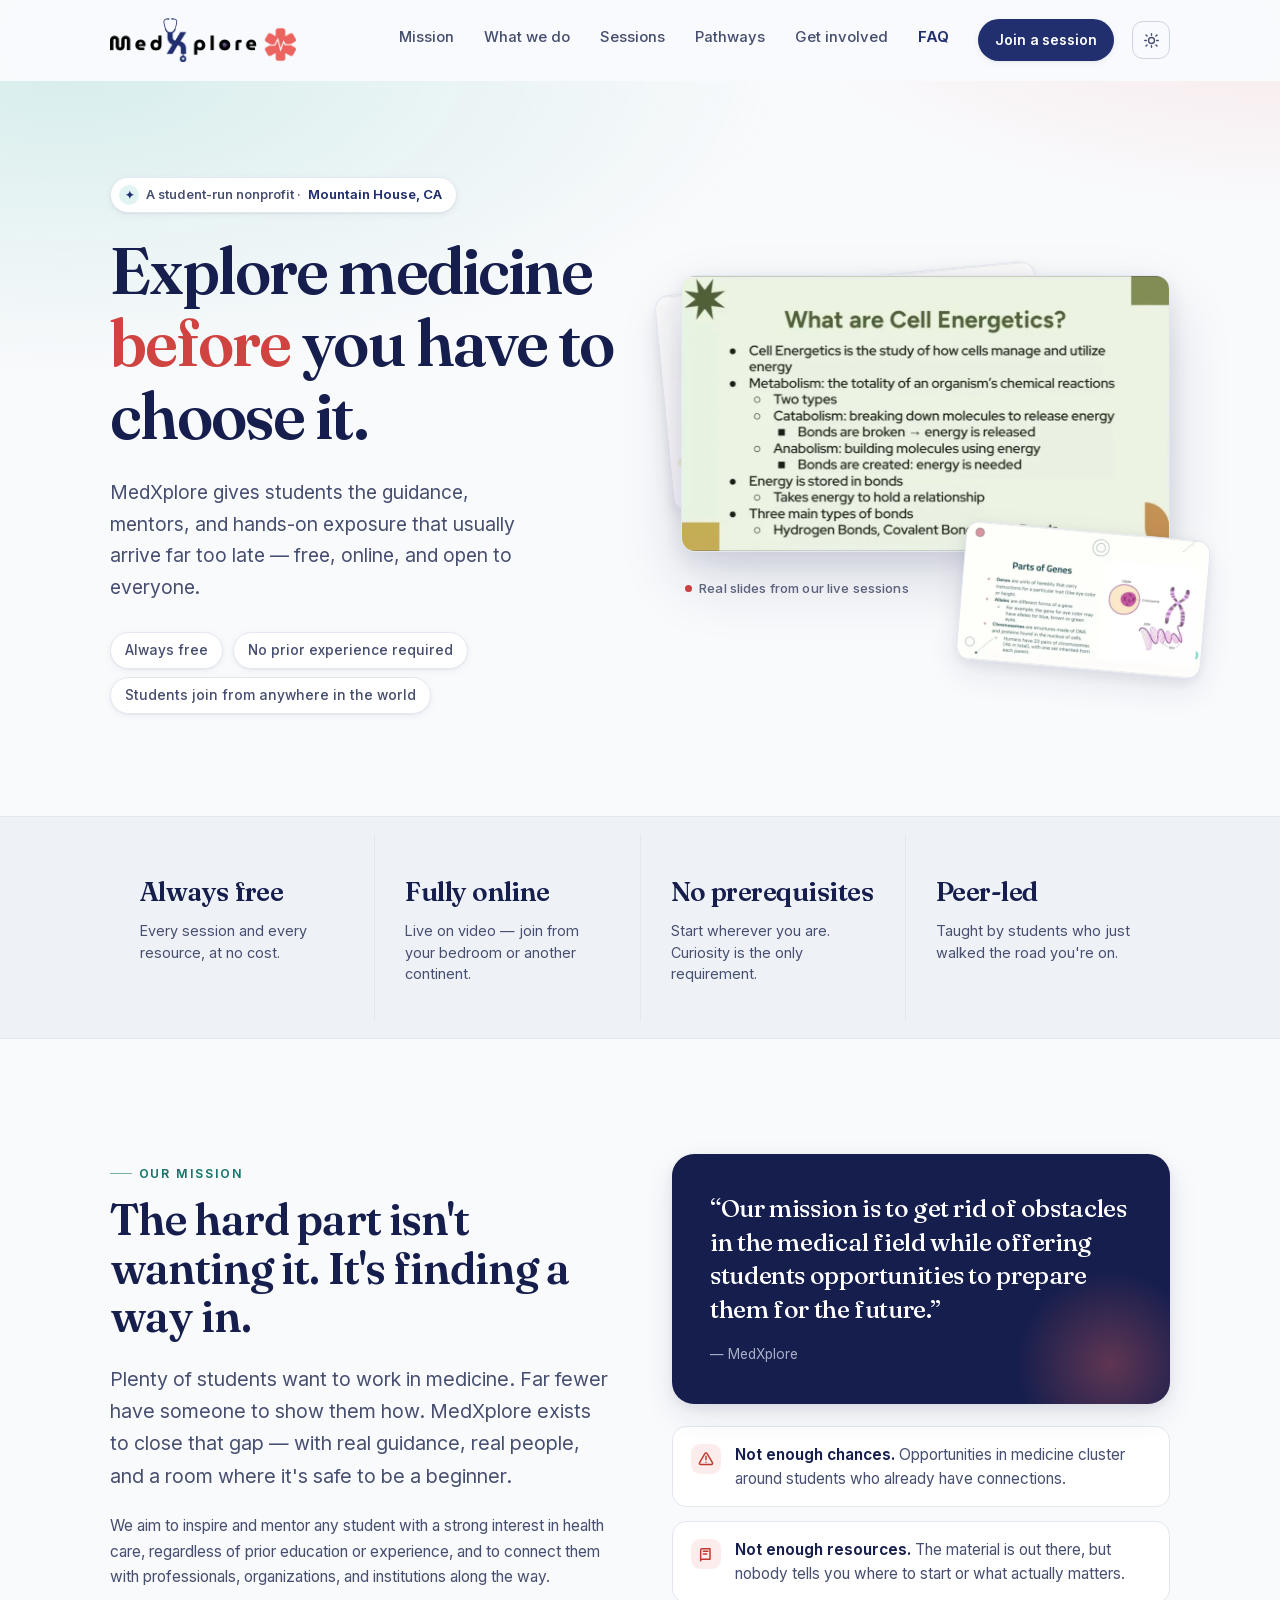
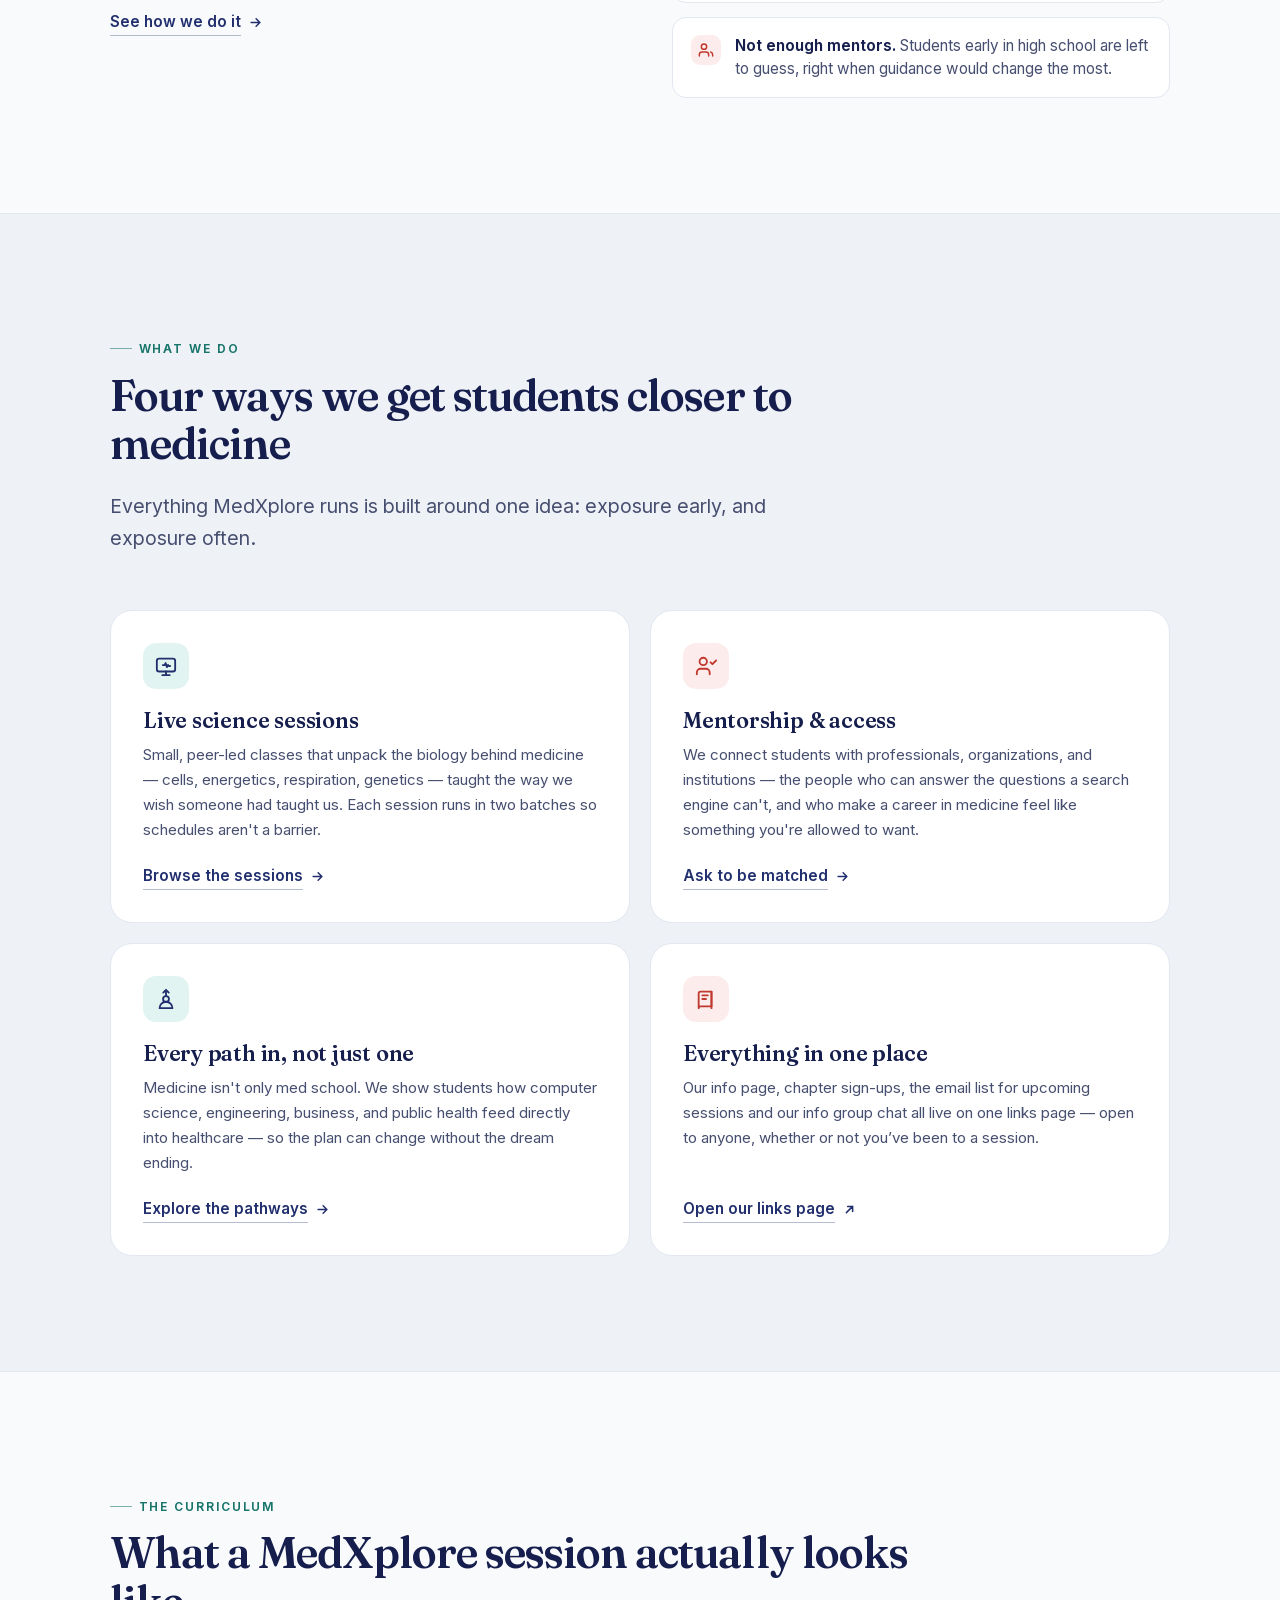
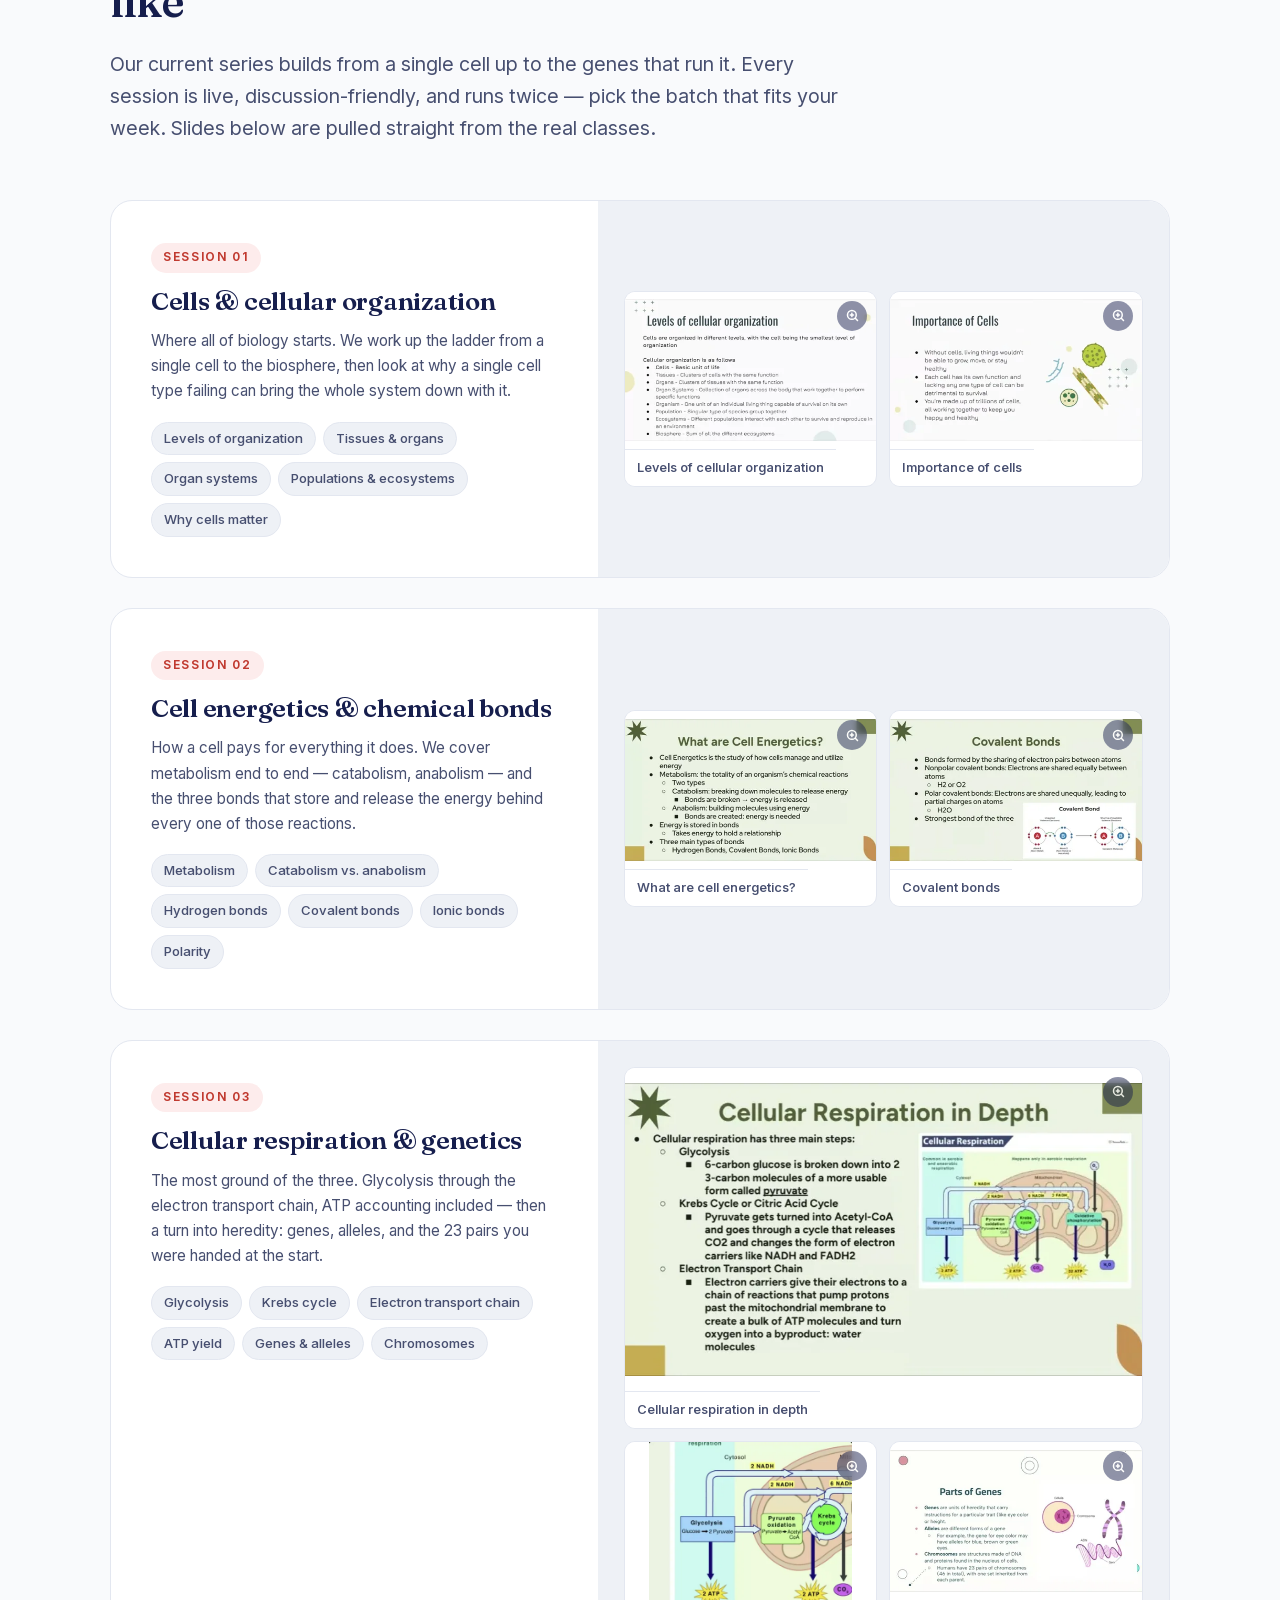
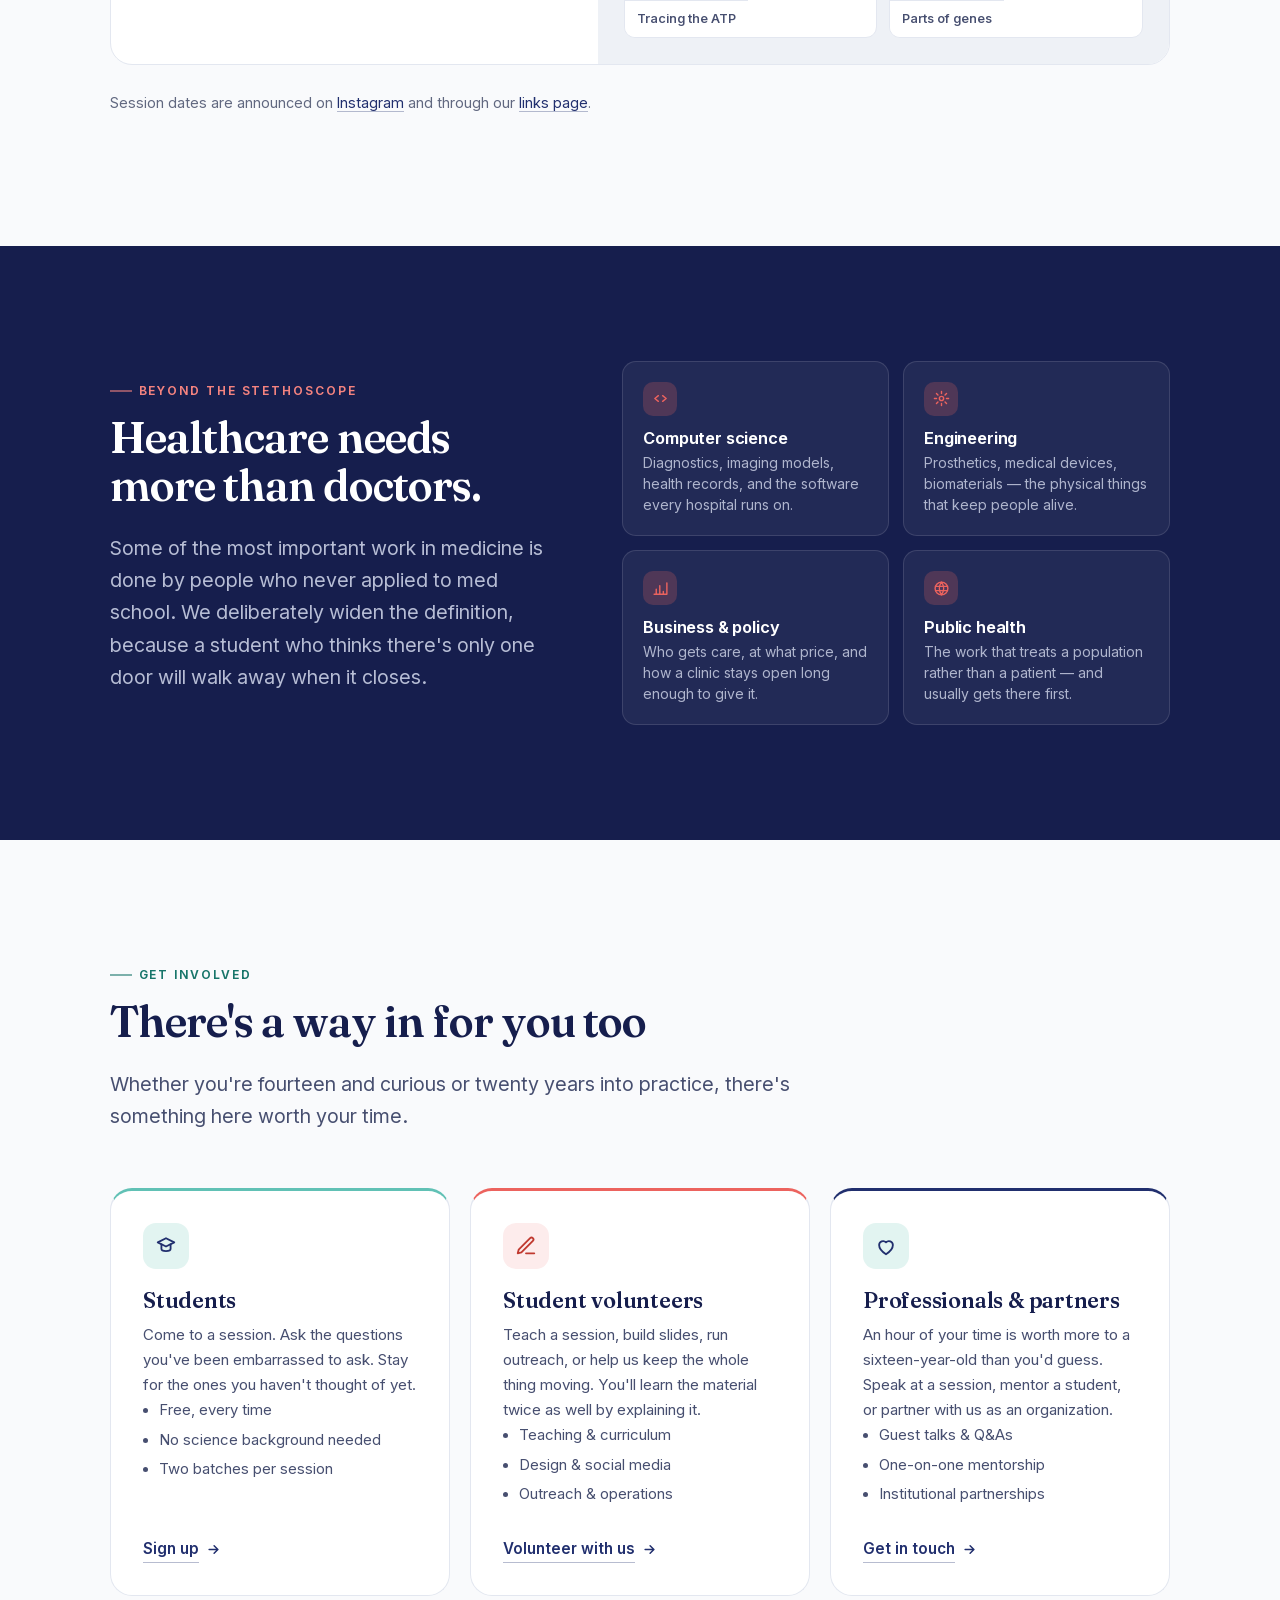
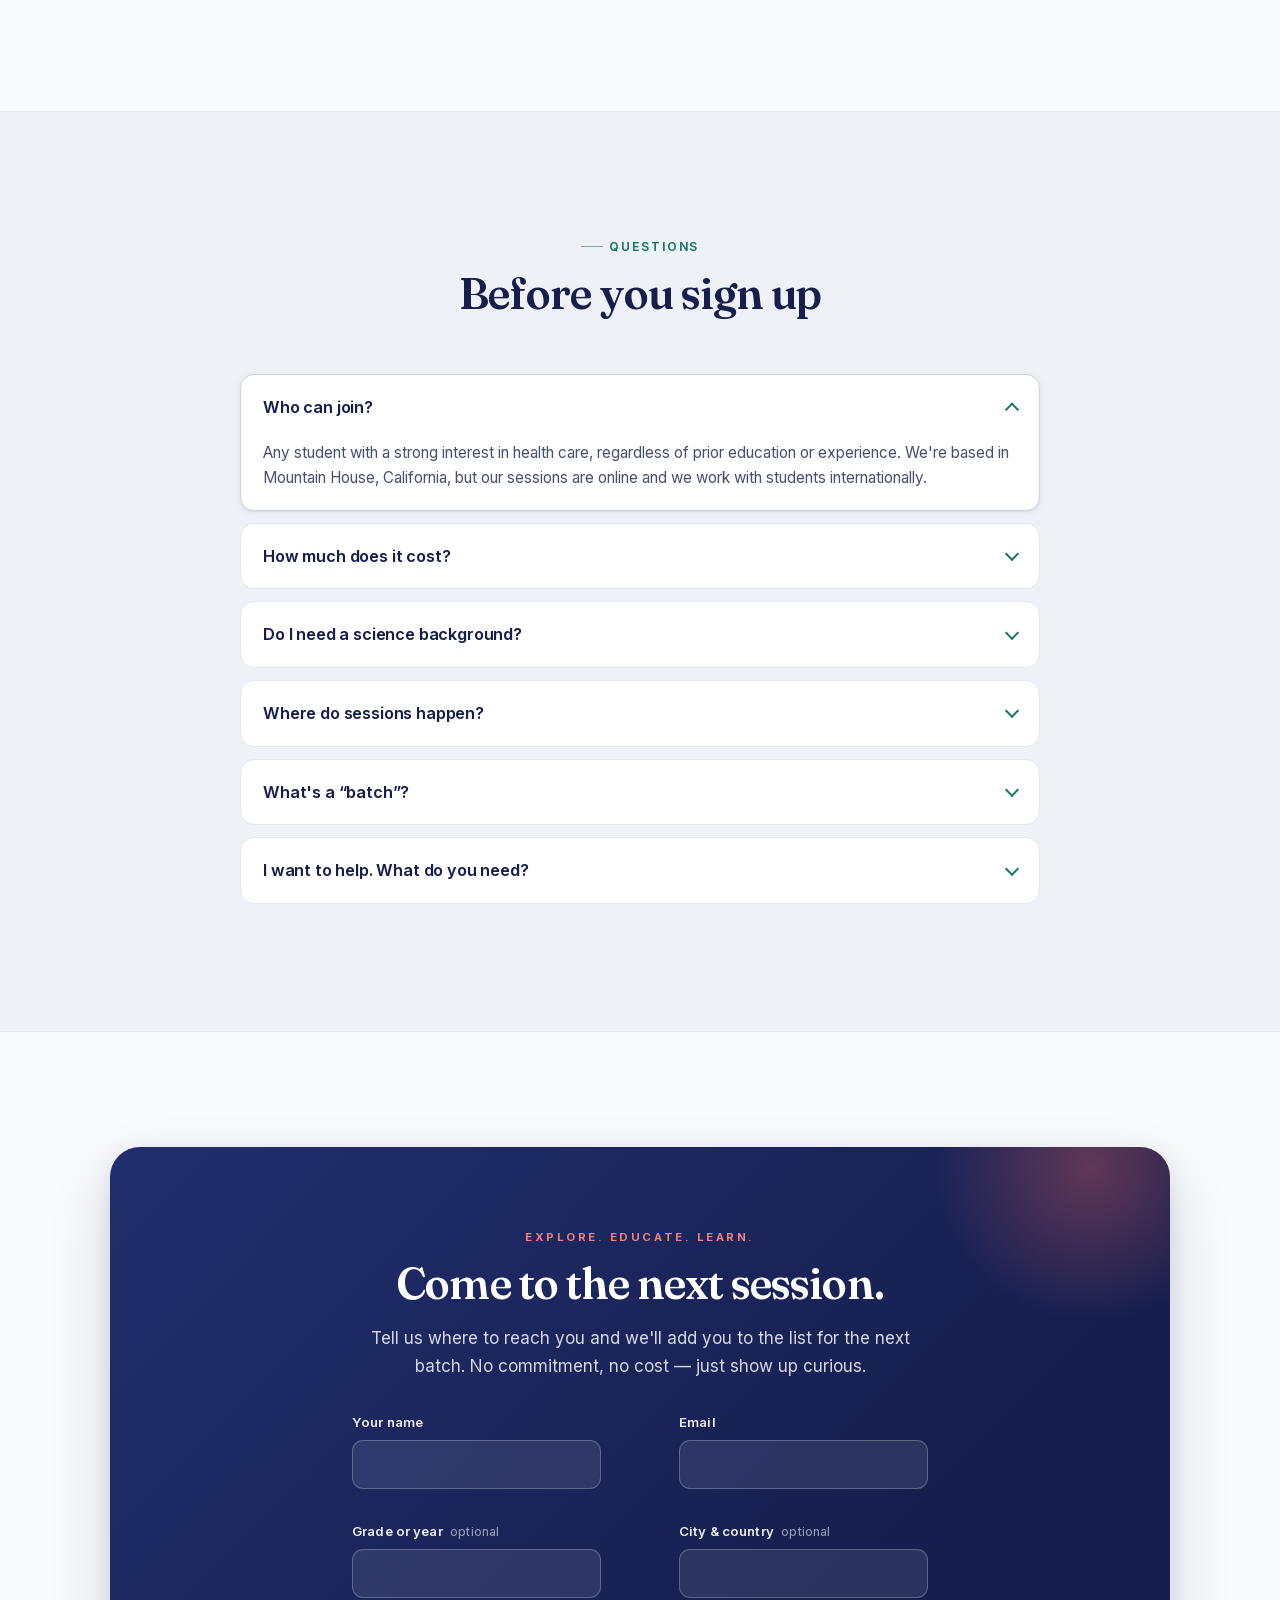
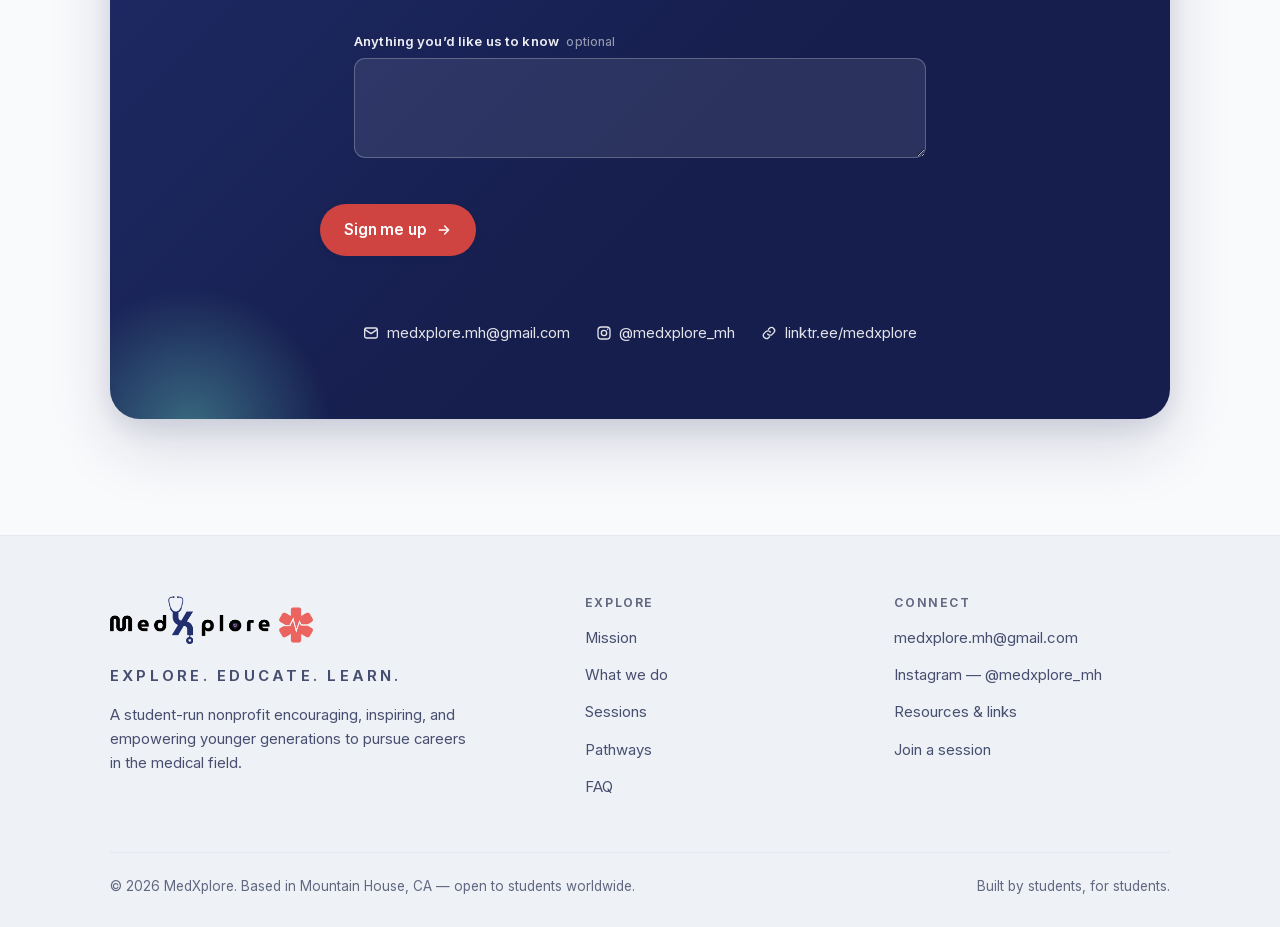
<file: index.html>
<!DOCTYPE html>
<html lang="en">
<head>
<meta charset="utf-8">
<meta name="viewport" content="width=device-width, initial-scale=1">
<title>MedXplore — Free medical mentorship and science sessions for students</title>
<meta name="description" content="MedXplore is a student-run nonprofit that helps young people explore careers in medicine — free live sessions, mentorship, and access to professionals. Based in Mountain House, CA, open to students worldwide.">
<meta name="theme-color" content="#f9fafc" media="(prefers-color-scheme: light)">
<meta name="theme-color" content="#0c1230" media="(prefers-color-scheme: dark)">
<script>
/* Runs before paint so the page never flashes the wrong theme. When a saved
   choice contradicts the OS, the logo's <picture> source (which can only see the
   OS setting) is repointed once parsed; the logo stays hidden until the right
   variant has loaded, so the wrong one never shows. */
(function () {
  var d = document.documentElement, t = null;
  try { t = localStorage.getItem('medxplore-theme'); } catch { /* storage blocked */ }
  if (t !== 'dark' && t !== 'light') return;
  d.setAttribute('data-theme', t);
  var osDark = window.matchMedia && matchMedia('(prefers-color-scheme: dark)').matches;
  if ((t === 'dark') === osDark) return;
  d.classList.add('logo-pending');
  document.addEventListener('DOMContentLoaded', function () {
    var reveal = function () { d.classList.remove('logo-pending'); };
    var srcs = document.querySelectorAll('source[data-theme-source]');
    srcs.forEach(function (s) { s.media = t === 'dark' ? 'all' : 'not all'; });
    var first = srcs[0] && srcs[0].parentNode.querySelector('img');
    if (first) { first.addEventListener('load', reveal, { once: true }); first.addEventListener('error', reveal, { once: true }); }
    setTimeout(reveal, 1200);
  });
})();
</script>
<link rel="canonical" href="https://medxplore.org/">

<meta property="og:type" content="website">
<meta property="og:title" content="MedXplore — Explore medicine, before you have to choose it">
<meta property="og:description" content="A student-run nonprofit removing the barriers between curious students and careers in medicine. Free sessions, mentorship, and real access — online, anywhere.">
<!-- NOTE: og:image, og:url and canonical must be ABSOLUTE urls. If you publish
     anywhere other than https://medxplore.org/ , update all four together. -->
<meta property="og:image" content="https://medxplore.org/og-cover.jpg">
<meta property="og:image:width" content="1200">
<meta property="og:image:height" content="630">
<meta property="og:image:alt" content="MedXplore — explore medicine before you have to choose it.">
<meta property="og:site_name" content="MedXplore">
<meta property="og:url" content="https://medxplore.org/">
<meta name="twitter:image" content="https://medxplore.org/og-cover.jpg">
<meta name="twitter:card" content="summary_large_image">
<meta name="robots" content="index, follow">

<link rel="icon" type="image/png" sizes="32x32" href="favicon-32.png">
<link rel="icon" type="image/png" sizes="512x512" href="icon-512.png">
<link rel="apple-touch-icon" href="apple-touch-icon.png">
<link rel="manifest" href="site.webmanifest">

<link rel="preload" href="fraunces-latin.woff2" as="font" type="font/woff2" crossorigin>
<link rel="preload" href="inter-latin.woff2" as="font" type="font/woff2" crossorigin>
<link rel="stylesheet" href="styles.css">

<script type="application/ld+json">
{
  "@context": "https://schema.org",
  "@type": "NGO",
  "name": "MedXplore",
  "description": "A nonprofit organization that encourages, inspires, and empowers younger generations to pursue careers in the medical field.",
  "email": "medxplore.mh@gmail.com",
  "areaServed": "Worldwide",
  "location": { "@type": "Place", "address": { "@type": "PostalAddress", "addressLocality": "Mountain House", "addressRegion": "CA", "addressCountry": "US" } },
  "sameAs": ["https://www.instagram.com/medxplore_mh/", "https://linktr.ee/medxplore"]
}
</script>
<script type="application/ld+json">
{
  "@context": "https://schema.org",
  "@type": "FAQPage",
  "mainEntity": [
    {
      "@type": "Question",
      "name": "Who can join?",
      "acceptedAnswer": {
        "@type": "Answer",
        "text": "Any student with a strong interest in health care, regardless of prior education or experience. We're based in Mountain House, California, but our sessions are online and we work with students internationally."
      }
    },
    {
      "@type": "Question",
      "name": "How much does it cost?",
      "acceptedAnswer": {
        "@type": "Answer",
        "text": "Nothing. MedXplore is a nonprofit and every session, slide deck, and resource is free."
      }
    },
    {
      "@type": "Question",
      "name": "Do I need a science background?",
      "acceptedAnswer": {
        "@type": "Answer",
        "text": "No. Sessions are built to be followed by someone seeing the material for the first time, and questions mid-session are encouraged rather than tolerated."
      }
    },
    {
      "@type": "Question",
      "name": "Where do sessions happen?",
      "acceptedAnswer": {
        "@type": "Answer",
        "text": "Live over video call. You'll get a link before the session — all you need is a device and somewhere reasonably quiet."
      }
    },
    {
      "@type": "Question",
      "name": "What's a “batch”?",
      "acceptedAnswer": {
        "@type": "Answer",
        "text": "Each session runs twice, as two smaller batches. It keeps groups small enough to actually talk in, and it means one busy afternoon doesn't cost you the session."
      }
    },
    {
      "@type": "Question",
      "name": "I want to help. What do you need?",
      "acceptedAnswer": {
        "@type": "Answer",
        "text": "Student volunteers to teach, design, and run outreach — and professionals willing to speak or mentor. Email us at medxplore.mh@gmail.com and tell us what you'd like to do."
      }
    }
  ]
}
</script>
<script defer src="https://cdn.vercel-insights.com/v1/script.js"></script>
</head>

<body>
<a class="skip-link" href="#main">Skip to content</a>

<!-- Next-session announcement. Invisible until configure.py gives it a date and
     text; hides itself once that date has passed, so it can never go stale.
     python3 configure.py --next-session 2026-10-04 --next-session-text "..." -->
<aside class="announce" id="announce" data-until="" aria-label="Upcoming session" hidden>
  <div class="wrap announce__inner">
    <span class="announce__dot" aria-hidden="true"></span>
    <p class="announce__text"></p>
    <a class="announce__cta" href="#join">Save your spot<span aria-hidden="true"> &rarr;</span></a>
  </div>
</aside>

<!-- ============================ HEADER ============================ -->
<header class="site-header" id="siteHeader">
  <div class="wrap">
    <nav class="nav" aria-label="Primary">
      <a class="brand" href="#top">
        <picture>
          <source srcset="logo-wordmark-dark.webp" media="(prefers-color-scheme: dark)" data-theme-source>
          <img src="logo-wordmark.webp" alt="MedXplore" width="800" height="189" fetchpriority="high">
        </picture>
      </a>

        <button class="theme-toggle" id="themeToggle" type="button" aria-label="Switch to dark theme">
        <svg class="icon-sun" viewBox="0 0 24 24" fill="none" stroke="currentColor" stroke-width="2" stroke-linecap="round" aria-hidden="true"><circle cx="12" cy="12" r="4.2"/><path d="M12 2.5v2.2M12 19.3v2.2M4.2 4.2l1.6 1.6M18.2 18.2l1.6 1.6M2.5 12h2.2M19.3 12h2.2M4.2 19.8l1.6-1.6M18.2 5.8l1.6-1.6"/></svg>
        <svg class="icon-moon" viewBox="0 0 24 24" fill="none" stroke="currentColor" stroke-width="2" stroke-linecap="round" stroke-linejoin="round" aria-hidden="true"><path d="M20.5 14.5A8.6 8.6 0 0 1 9.5 3.5a8.6 8.6 0 1 0 11 11Z"/></svg>
      </button>
      <button type="button" class="nav__toggle" id="navToggle" aria-expanded="false" aria-controls="navMenu" aria-label="Open menu"><span></span></button>

      <div class="nav__menu" id="navMenu">
        <ul class="nav__links">
          <li><a href="#mission">Mission</a></li>
          <li><a href="#program">What we do</a></li>
          <li><a href="#sessions">Sessions</a></li>
          <li><a href="#pathways">Pathways</a></li>
          <li><a href="#involved">Get involved</a></li>
          <li><a href="#faq">FAQ</a></li>
        </ul>
        <a class="btn btn--sm nav__cta" href="#join">Join a session</a>
      </div>
    </nav>
  </div>
</header>

<main id="main">
<span id="top"></span>

<!-- ============================ HERO ============================ -->
<section class="hero">
  <div class="wrap hero__grid">
    <div>
      <p class="hero__badge">
        <span class="dot" aria-hidden="true">✦</span>
        A student-run nonprofit &middot; <b>Mountain House, CA</b>
      </p>
      <h1>Explore medicine <em>before</em> you have to choose it.</h1>
      <p class="hero__sub">
        MedXplore gives students the guidance, mentors, and hands-on exposure that
        usually arrive far too late — free, online, and open to everyone.
      </p>
      <ul class="hero__note">
        <li>Always free</li>
        <li>No prior experience required</li>
        <li>Students join from anywhere in the world</li>
      </ul>
    </div>

    <div class="stack">
      <div class="stack__card stack__card--back">
        <img src="hero-back.webp" alt="" width="800" height="452" loading="lazy" decoding="async">
      </div>
      <div class="stack__card stack__card--front">
        <img src="hero-front.webp" alt="" width="1000" height="565" fetchpriority="high" decoding="async">
      </div>
      <div class="stack__card stack__card--back2">
        <img src="hero-back2.webp" alt="" width="520" height="294" loading="lazy" decoding="async">
      </div>
      <p class="stack__chip">Real slides from our live sessions</p>
    </div>
  </div>
</section>

<!-- ============================ STRIP ============================ -->
<section class="strip" aria-label="What MedXplore offers">
  <div class="wrap">
    <dl class="strip__grid">
      <div class="strip__item"><dt>Always free</dt><dd>Every session and every resource, at no cost.</dd></div>
      <div class="strip__item"><dt>Fully online</dt><dd>Live on video — join from your bedroom or another continent.</dd></div>
      <div class="strip__item"><dt>No prerequisites</dt><dd>Start wherever you are. Curiosity is the only requirement.</dd></div>
      <div class="strip__item"><dt>Peer-led</dt><dd>Taught by students who just walked the road you're on.</dd></div>
    </dl>
  </div>
</section>

<!-- ============================ MISSION ============================ -->
<section class="section" id="mission">
  <div class="wrap mission__grid">
    <div>
      <p class="eyebrow">Our mission</p>
      <h2>The hard part isn't wanting it. It's finding a way in.</h2>
      <p class="lede">
        Plenty of students want to work in medicine. Far fewer have someone to
        show them how. MedXplore exists to close that gap — with real guidance,
        real people, and a room where it's safe to be a beginner.
      </p>
      <p style="color:var(--ink-2);font-size:.97rem;max-width:60ch">
        We aim to inspire and mentor any student with a strong interest in health
        care, regardless of prior education or experience, and to connect them with
        professionals, organizations, and institutions along the way.
      </p>
      <a class="textlink" href="#program">
        <span>See how we do it</span>
        <svg viewBox="0 0 24 24" fill="none" stroke="currentColor" stroke-width="2.4" stroke-linecap="round" stroke-linejoin="round" aria-hidden="true"><path d="M5 12h13M13 6l6 6-6 6"/></svg>
      </a>
    </div>

    <div>
      <blockquote class="quote">
        <p>&ldquo;Our mission is to get rid of obstacles in the medical field while offering students opportunities to prepare them for the future.&rdquo;</p>
        <footer>— MedXplore</footer>
      </blockquote>

      <ul class="gap-list" style="margin-top:22px">
        <li>
          <span class="ic" aria-hidden="true"><svg viewBox="0 0 24 24" fill="none" stroke="currentColor" stroke-width="2.2" stroke-linecap="round" stroke-linejoin="round"><path d="M12 8v5M12 17h.01M10.3 3.9 2.4 17.3A1.9 1.9 0 0 0 4 20.2h16a1.9 1.9 0 0 0 1.6-2.9L13.7 3.9a1.9 1.9 0 0 0-3.4 0Z"/></svg></span>
          <span><b>Not enough chances.</b> Opportunities in medicine cluster around students who already have connections.</span>
        </li>
        <li>
          <span class="ic" aria-hidden="true"><svg viewBox="0 0 24 24" fill="none" stroke="currentColor" stroke-width="2.2" stroke-linecap="round" stroke-linejoin="round"><path d="M4 19.5V6a2 2 0 0 1 2-2h12v16H6a2 2 0 0 0-2 2Z"/><path d="M8 8h7M8 12h5"/></svg></span>
          <span><b>Not enough resources.</b> The material is out there, but nobody tells you where to start or what actually matters.</span>
        </li>
        <li>
          <span class="ic" aria-hidden="true"><svg viewBox="0 0 24 24" fill="none" stroke="currentColor" stroke-width="2.2" stroke-linecap="round" stroke-linejoin="round"><path d="M16 21v-2a4 4 0 0 0-4-4H6a4 4 0 0 0-4 4v2"/><circle cx="9" cy="7" r="4"/><path d="M22 21v-2a4 4 0 0 0-3-3.9"/></svg></span>
          <span><b>Not enough mentors.</b> Students early in high school are left to guess, right when guidance would change the most.</span>
        </li>
      </ul>
    </div>
  </div>
</section>

<!-- ============================ PROGRAM ============================ -->
<section class="section" id="program" style="background:var(--bg-2);border-block:1px solid var(--line)">
  <div class="wrap">
    <div class="section-head">
      <p class="eyebrow">What we do</p>
      <h2>Four ways we get students closer to medicine</h2>
      <p class="lede">Everything MedXplore runs is built around one idea: exposure early, and exposure often.</p>
    </div>

    <div class="cards">
      <article class="card">
        <span class="card__ic" aria-hidden="true"><svg viewBox="0 0 24 24" fill="none" stroke="currentColor" stroke-width="2" stroke-linecap="round" stroke-linejoin="round"><rect x="2" y="4" width="20" height="14" rx="2.5"/><path d="M8 22h8M12 18v4"/><path d="M8.5 11h2l1-2.2 1.6 4.4 1.1-2.4.8 1.2h1.5"/></svg></span>
        <h3>Live science sessions</h3>
        <p>
          Small, peer-led classes that unpack the biology behind medicine — cells,
          energetics, respiration, genetics — taught the way we wish someone had
          taught us. Each session runs in two batches so schedules aren't a barrier.
        </p>
        <a class="textlink" href="#sessions"><span>Browse the sessions</span>
          <svg viewBox="0 0 24 24" fill="none" stroke="currentColor" stroke-width="2.4" stroke-linecap="round" stroke-linejoin="round" aria-hidden="true"><path d="M5 12h13M13 6l6 6-6 6"/></svg></a>
      </article>

      <article class="card">
        <span class="card__ic card__ic--coral" aria-hidden="true"><svg viewBox="0 0 24 24" fill="none" stroke="currentColor" stroke-width="2" stroke-linecap="round" stroke-linejoin="round"><path d="M16 21v-2a4 4 0 0 0-4-4H6a4 4 0 0 0-4 4v2"/><circle cx="9" cy="7" r="4"/><path d="m17 8 2 2 4-4"/></svg></span>
        <h3>Mentorship &amp; access</h3>
        <p>
          We connect students with professionals, organizations, and institutions —
          the people who can answer the questions a search engine can't, and who make
          a career in medicine feel like something you're allowed to want.
        </p>
        <a class="textlink" href="#join"><span>Ask to be matched</span>
          <svg viewBox="0 0 24 24" fill="none" stroke="currentColor" stroke-width="2.4" stroke-linecap="round" stroke-linejoin="round" aria-hidden="true"><path d="M5 12h13M13 6l6 6-6 6"/></svg></a>
      </article>

      <article class="card">
        <span class="card__ic" aria-hidden="true"><svg viewBox="0 0 24 24" fill="none" stroke="currentColor" stroke-width="2" stroke-linecap="round" stroke-linejoin="round"><path d="M12 2v6M12 2 9 5M12 2l3 3"/><path d="M5 22a7 7 0 0 1 14 0Z"/><circle cx="12" cy="12" r="3.2"/></svg></span>
        <h3>Every path in, not just one</h3>
        <p>
          Medicine isn't only med school. We show students how computer science,
          engineering, business, and public health feed directly into healthcare —
          so the plan can change without the dream ending.
        </p>
        <a class="textlink" href="#pathways"><span>Explore the pathways</span>
          <svg viewBox="0 0 24 24" fill="none" stroke="currentColor" stroke-width="2.4" stroke-linecap="round" stroke-linejoin="round" aria-hidden="true"><path d="M5 12h13M13 6l6 6-6 6"/></svg></a>
      </article>

      <article class="card">
        <span class="card__ic card__ic--coral" aria-hidden="true"><svg viewBox="0 0 24 24" fill="none" stroke="currentColor" stroke-width="2" stroke-linecap="round" stroke-linejoin="round"><path d="M4 19.5V6a2 2 0 0 1 2-2h12v16H6a2 2 0 0 0-2 2Z"/><path d="M18 4v18"/><path d="M8 8h6M8 12h4"/></svg></span>
        <h3>Everything in one place</h3>
        <p>
          Our info page, chapter sign-ups, the email list for upcoming sessions and
          our info group chat all live on one links page &mdash; open to anyone,
          whether or not you&rsquo;ve been to a session.
        </p>
        <a class="textlink" href="https://linktr.ee/medxplore" target="_blank" rel="noopener"><span>Open our links page</span>
          <svg viewBox="0 0 24 24" fill="none" stroke="currentColor" stroke-width="2.4" stroke-linecap="round" stroke-linejoin="round" aria-hidden="true"><path d="M7 17 17 7M9 7h8v8"/></svg></a>
      </article>
    </div>
  </div>
</section>

<!-- ============================ SESSIONS ============================ -->
<section class="section" id="sessions">
  <div class="wrap">
    <div class="section-head">
      <p class="eyebrow">The curriculum</p>
      <h2>What a MedXplore session actually looks like</h2>
      <p class="lede">
        Our current series builds from a single cell up to the genes that run it.
        Every session is live, discussion-friendly, and runs twice — pick the batch
        that fits your week. Slides below are pulled straight from the real classes.
      </p>
    </div>

    <div class="sessions">

      <article class="session" id="session-1">
        <div class="session__body">
          <span class="session__no">Session 01</span>
          <h3>Cells &amp; cellular organization</h3>
          <p>
            Where all of biology starts. We work up the ladder from a single cell to
            the biosphere, then look at why a single cell type failing can bring the
            whole system down with it.
          </p>
          <ul class="topics">
            <li>Levels of organization</li><li>Tissues &amp; organs</li>
            <li>Organ systems</li><li>Populations &amp; ecosystems</li><li>Why cells matter</li>
          </ul>
        </div>
        <div class="session__shots session__shots--2">
          <button class="shot" type="button">
            <img src="session-1-batch-1.webp" srcset="session-1-batch-1-480.webp 480w, session-1-batch-1-800.webp 800w, session-1-batch-1.webp 1396w" sizes="(max-width: 520px) calc(100vw - 80px), (max-width: 860px) calc(50vw - 50px), 252px" alt="Session 1 slide: Levels of cellular organization, listing cells, tissues, organs, organ systems, organisms, populations, ecosystems and the biosphere." width="1396" height="789" loading="lazy" decoding="async">
            <span class="shot__zoom" aria-hidden="true"><svg viewBox="0 0 24 24" fill="none" stroke="currentColor" stroke-width="2.4" stroke-linecap="round" stroke-linejoin="round"><circle cx="11" cy="11" r="7"/><path d="m20 20-3.5-3.5M11 8.5v5M8.5 11h5"/></svg></span>
            <span class="shot__cap">Levels of cellular organization</span>
          </button>
          <button class="shot" type="button">
            <img src="session-1-batch-2.webp" srcset="session-1-batch-2-480.webp 480w, session-1-batch-2-800.webp 800w, session-1-batch-2.webp 1396w" sizes="(max-width: 520px) calc(100vw - 80px), (max-width: 860px) calc(50vw - 50px), 252px" alt="Session 1 slide: Importance of Cells, explaining that cells enable growth and movement and that each cell type has its own function." width="1396" height="789" loading="lazy" decoding="async">
            <span class="shot__zoom" aria-hidden="true"><svg viewBox="0 0 24 24" fill="none" stroke="currentColor" stroke-width="2.4" stroke-linecap="round" stroke-linejoin="round"><circle cx="11" cy="11" r="7"/><path d="m20 20-3.5-3.5M11 8.5v5M8.5 11h5"/></svg></span>
            <span class="shot__cap">Importance of cells</span>
          </button>
        </div>
      </article>

      <article class="session" id="session-2">
        <div class="session__body">
          <span class="session__no">Session 02</span>
          <h3>Cell energetics &amp; chemical bonds</h3>
          <p>
            How a cell pays for everything it does. We cover metabolism end to end —
            catabolism, anabolism — and the three bonds that store and release the
            energy behind every one of those reactions.
          </p>
          <ul class="topics">
            <li>Metabolism</li><li>Catabolism vs. anabolism</li>
            <li>Hydrogen bonds</li><li>Covalent bonds</li><li>Ionic bonds</li><li>Polarity</li>
          </ul>
        </div>
        <div class="session__shots session__shots--2">
          <button class="shot" type="button">
            <img src="session-2-batch-2.webp" srcset="session-2-batch-2-480.webp 480w, session-2-batch-2-800.webp 800w, session-2-batch-2.webp 1373w" sizes="(max-width: 520px) calc(100vw - 80px), (max-width: 860px) calc(50vw - 50px), 252px" alt="Session 2 slide: What are Cell Energetics? Covering metabolism, catabolism, anabolism, and the three main types of bonds." width="1373" height="776" loading="lazy" decoding="async">
            <span class="shot__zoom" aria-hidden="true"><svg viewBox="0 0 24 24" fill="none" stroke="currentColor" stroke-width="2.4" stroke-linecap="round" stroke-linejoin="round"><circle cx="11" cy="11" r="7"/><path d="m20 20-3.5-3.5M11 8.5v5M8.5 11h5"/></svg></span>
            <span class="shot__cap">What are cell energetics?</span>
          </button>
          <button class="shot" type="button">
            <img src="session-2-batch-1.webp" srcset="session-2-batch-1-480.webp 480w, session-2-batch-1-800.webp 800w, session-2-batch-1.webp 1396w" sizes="(max-width: 520px) calc(100vw - 80px), (max-width: 860px) calc(50vw - 50px), 252px" alt="Session 2 slide: Covalent Bonds, comparing polar and nonpolar covalent bonds with a diagram of electron sharing between two atoms." width="1396" height="790" loading="lazy" decoding="async">
            <span class="shot__zoom" aria-hidden="true"><svg viewBox="0 0 24 24" fill="none" stroke="currentColor" stroke-width="2.4" stroke-linecap="round" stroke-linejoin="round"><circle cx="11" cy="11" r="7"/><path d="m20 20-3.5-3.5M11 8.5v5M8.5 11h5"/></svg></span>
            <span class="shot__cap">Covalent bonds</span>
          </button>
        </div>
      </article>

      <article class="session" id="session-3">
        <div class="session__body">
          <span class="session__no">Session 03</span>
          <h3>Cellular respiration &amp; genetics</h3>
          <p>
            The most ground of the three. Glycolysis through the electron
            transport chain, ATP accounting included — then a turn into heredity:
            genes, alleles, and the 23 pairs you were handed at the start.
          </p>
          <ul class="topics">
            <li>Glycolysis</li><li>Krebs cycle</li><li>Electron transport chain</li>
            <li>ATP yield</li><li>Genes &amp; alleles</li><li>Chromosomes</li>
          </ul>
        </div>
        <div class="session__shots">
          <button class="shot" type="button">
            <img src="session-3-batch-2-2nd-pic.webp" srcset="session-3-batch-2-2nd-pic-480.webp 480w, session-3-batch-2-2nd-pic-800.webp 800w, session-3-batch-2-2nd-pic.webp 1227w" sizes="(max-width: 520px) calc(100vw - 80px), (max-width: 860px) calc(100vw - 90px), 520px" alt="Session 3 slide: Cellular Respiration in Depth, breaking down glycolysis, the Krebs cycle, and the electron transport chain." width="1227" height="694" loading="lazy" decoding="async">
            <span class="shot__zoom" aria-hidden="true"><svg viewBox="0 0 24 24" fill="none" stroke="currentColor" stroke-width="2.4" stroke-linecap="round" stroke-linejoin="round"><circle cx="11" cy="11" r="7"/><path d="m20 20-3.5-3.5M11 8.5v5M8.5 11h5"/></svg></span>
            <span class="shot__cap">Cellular respiration in depth</span>
          </button>
          <div class="shot-pair">
            <button class="shot" type="button">
              <img src="session-3-batch-1.webp" srcset="session-3-batch-1-480.webp 480w, session-3-batch-1-800.webp 800w, session-3-batch-1.webp 1209w" sizes="(max-width: 520px) calc(100vw - 80px), (max-width: 860px) calc(50vw - 50px), 252px" alt="Session 3 slide: a diagram tracing glycolysis, pyruvate oxidation and the Krebs cycle, showing NADH and ATP yields at each stage." width="1209" height="937" loading="lazy" decoding="async">
              <span class="shot__zoom" aria-hidden="true"><svg viewBox="0 0 24 24" fill="none" stroke="currentColor" stroke-width="2.4" stroke-linecap="round" stroke-linejoin="round"><circle cx="11" cy="11" r="7"/><path d="m20 20-3.5-3.5M11 8.5v5M8.5 11h5"/></svg></span>
            <span class="shot__cap">Tracing the ATP</span>
            </button>
            <button class="shot" type="button">
              <img src="session-3-batch-2.webp" srcset="session-3-batch-2-480.webp 480w, session-3-batch-2-800.webp 800w, session-3-batch-2.webp 1227w" sizes="(max-width: 520px) calc(100vw - 80px), (max-width: 860px) calc(50vw - 50px), 252px" alt="Session 3 slide: Parts of Genes, defining genes, alleles and chromosomes with an illustration of a cell, chromosome and DNA." width="1227" height="694" loading="lazy" decoding="async">
              <span class="shot__zoom" aria-hidden="true"><svg viewBox="0 0 24 24" fill="none" stroke="currentColor" stroke-width="2.4" stroke-linecap="round" stroke-linejoin="round"><circle cx="11" cy="11" r="7"/><path d="m20 20-3.5-3.5M11 8.5v5M8.5 11h5"/></svg></span>
            <span class="shot__cap">Parts of genes</span>
            </button>
          </div>
        </div>
      </article>

    </div>

    <p style="margin-top:26px;font-size:.9rem;color:var(--ink-3)">
      Session dates are announced on <a href="https://www.instagram.com/medxplore_mh/" target="_blank" rel="noopener">Instagram</a>
      and through our <a href="https://linktr.ee/medxplore" target="_blank" rel="noopener">links page</a>.
    </p>
  </div>
</section>

<!-- ============================ PATHWAYS ============================ -->
<section class="section band" id="pathways">
  <div class="wrap band__grid">
    <div>
      <p class="eyebrow">Beyond the stethoscope</p>
      <h2>Healthcare needs more than doctors.</h2>
      <p class="lede">
        Some of the most important work in medicine is done by people who never
        applied to med school. We deliberately widen the definition, because a
        student who thinks there's only one door will walk away when it closes.
      </p>
    </div>

    <div class="paths">
      <div class="path">
        <span class="ic" aria-hidden="true"><svg viewBox="0 0 24 24" fill="none" stroke="currentColor" stroke-width="2" stroke-linecap="round" stroke-linejoin="round"><path d="m9 8-5 4 5 4M15 8l5 4-5 4"/></svg></span>
        <h3>Computer science</h3>
        <p>Diagnostics, imaging models, health records, and the software every hospital runs on.</p>
      </div>
      <div class="path">
        <span class="ic" aria-hidden="true"><svg viewBox="0 0 24 24" fill="none" stroke="currentColor" stroke-width="2" stroke-linecap="round" stroke-linejoin="round"><circle cx="12" cy="12" r="3"/><path d="M12 2v3M12 19v3M2 12h3M19 12h3M4.9 4.9 7 7M17 17l2.1 2.1M19.1 4.9 17 7M7 17l-2.1 2.1"/></svg></span>
        <h3>Engineering</h3>
        <p>Prosthetics, medical devices, biomaterials — the physical things that keep people alive.</p>
      </div>
      <div class="path">
        <span class="ic" aria-hidden="true"><svg viewBox="0 0 24 24" fill="none" stroke="currentColor" stroke-width="2" stroke-linecap="round" stroke-linejoin="round"><path d="M3 20h18M6 20v-7M11 20V8M16 20v-4M21 20V4"/></svg></span>
        <h3>Business &amp; policy</h3>
        <p>Who gets care, at what price, and how a clinic stays open long enough to give it.</p>
      </div>
      <div class="path">
        <span class="ic" aria-hidden="true"><svg viewBox="0 0 24 24" fill="none" stroke="currentColor" stroke-width="2" stroke-linecap="round" stroke-linejoin="round"><circle cx="12" cy="12" r="9"/><path d="M3.6 9h16.8M3.6 15h16.8M12 3a15 15 0 0 1 0 18 15 15 0 0 1 0-18Z"/></svg></span>
        <h3>Public health</h3>
        <p>The work that treats a population rather than a patient — and usually gets there first.</p>
      </div>
    </div>
  </div>
</section>

<!-- ============================ GET INVOLVED ============================ -->
<section class="section" id="involved">
  <div class="wrap">
    <div class="section-head">
      <p class="eyebrow">Get involved</p>
      <h2>There's a way in for you too</h2>
      <p class="lede">Whether you're fourteen and curious or twenty years into practice, there's something here worth your time.</p>
    </div>

    <div class="involve">
      <article class="card">
        <span class="card__ic" aria-hidden="true"><svg viewBox="0 0 24 24" fill="none" stroke="currentColor" stroke-width="2" stroke-linecap="round" stroke-linejoin="round"><path d="m3 8 9-4.5L21 8l-9 4.5L3 8Z"/><path d="M7 10.2V15c0 1.4 2.2 2.6 5 2.6s5-1.2 5-2.6v-4.8"/></svg></span>
        <h3>Students</h3>
        <p>Come to a session. Ask the questions you've been embarrassed to ask. Stay for the ones you haven't thought of yet.</p>
        <ul>
          <li>Free, every time</li>
          <li>No science background needed</li>
          <li>Two batches per session</li>
        </ul>
        <a class="textlink" href="#join"><span>Sign up</span>
          <svg viewBox="0 0 24 24" fill="none" stroke="currentColor" stroke-width="2.4" stroke-linecap="round" stroke-linejoin="round" aria-hidden="true"><path d="M5 12h13M13 6l6 6-6 6"/></svg></a>
      </article>

      <article class="card">
        <span class="card__ic card__ic--coral" aria-hidden="true"><svg viewBox="0 0 24 24" fill="none" stroke="currentColor" stroke-width="2" stroke-linecap="round" stroke-linejoin="round"><path d="M12 20h9"/><path d="M16.5 3.5a2.1 2.1 0 0 1 3 3L7 19l-4 1 1-4Z"/></svg></span>
        <h3>Student volunteers</h3>
        <p>Teach a session, build slides, run outreach, or help us keep the whole thing moving. You'll learn the material twice as well by explaining it.</p>
        <ul>
          <li>Teaching &amp; curriculum</li>
          <li>Design &amp; social media</li>
          <li>Outreach &amp; operations</li>
        </ul>
        <a class="textlink" href="mailto:medxplore.mh@gmail.com?subject=Volunteering%20with%20MedXplore"><span>Volunteer with us</span>
          <svg viewBox="0 0 24 24" fill="none" stroke="currentColor" stroke-width="2.4" stroke-linecap="round" stroke-linejoin="round" aria-hidden="true"><path d="M5 12h13M13 6l6 6-6 6"/></svg></a>
      </article>

      <article class="card">
        <span class="card__ic" aria-hidden="true"><svg viewBox="0 0 24 24" fill="none" stroke="currentColor" stroke-width="2" stroke-linecap="round" stroke-linejoin="round"><path d="M12 21s-7.5-4.6-7.5-10a4.4 4.4 0 0 1 7.5-3 4.4 4.4 0 0 1 7.5 3c0 5.4-7.5 10-7.5 10Z"/></svg></span>
        <h3>Professionals &amp; partners</h3>
        <p>An hour of your time is worth more to a sixteen-year-old than you'd guess. Speak at a session, mentor a student, or partner with us as an organization.</p>
        <ul>
          <li>Guest talks &amp; Q&amp;As</li>
          <li>One-on-one mentorship</li>
          <li>Institutional partnerships</li>
        </ul>
        <a class="textlink" href="mailto:medxplore.mh@gmail.com?subject=Partnering%20with%20MedXplore"><span>Get in touch</span>
          <svg viewBox="0 0 24 24" fill="none" stroke="currentColor" stroke-width="2.4" stroke-linecap="round" stroke-linejoin="round" aria-hidden="true"><path d="M5 12h13M13 6l6 6-6 6"/></svg></a>
      </article>
    </div>
  </div>
</section>

<!-- ============================ FAQ ============================ -->
<section class="section" id="faq" style="background:var(--bg-2);border-block:1px solid var(--line)">
  <div class="wrap">
    <div class="section-head" style="text-align:center;margin-inline:auto">
      <p class="eyebrow" style="justify-content:center">Questions</p>
      <h2>Before you sign up</h2>
    </div>

    <div class="faq">
      <details open>
        <summary>Who can join?</summary>
        <div class="faq__a"><p>Any student with a strong interest in health care, regardless of prior education or experience. We're based in Mountain House, California, but our sessions are online and we work with students internationally.</p></div>
      </details>
      <details>
        <summary>How much does it cost?</summary>
        <div class="faq__a"><p>Nothing. MedXplore is a nonprofit and every session, slide deck, and resource is free.</p></div>
      </details>
      <details>
        <summary>Do I need a science background?</summary>
        <div class="faq__a"><p>No. Sessions are built to be followed by someone seeing the material for the first time, and questions mid-session are encouraged rather than tolerated.</p></div>
      </details>
      <details>
        <summary>Where do sessions happen?</summary>
        <div class="faq__a"><p>Live over video call. You'll get a link before the session — all you need is a device and somewhere reasonably quiet.</p></div>
      </details>
      <details>
        <summary>What's a &ldquo;batch&rdquo;?</summary>
        <div class="faq__a"><p>Each session runs twice, as two smaller batches. It keeps groups small enough to actually talk in, and it means one busy afternoon doesn't cost you the session.</p></div>
      </details>
      <details>
        <summary>I want to help. What do you need?</summary>
        <div class="faq__a"><p>Student volunteers to teach, design, and run outreach — and professionals willing to speak or mentor. Email us at <a href="mailto:medxplore.mh@gmail.com">medxplore.mh@gmail.com</a> and tell us what you'd like to do.</p></div>
      </details>
    </div>
  </div>
</section>

<!-- ============================ CTA / JOIN ============================ -->
<section class="section cta" id="join">
  <div class="wrap">
    <div class="cta__inner">
      <p class="tagline">Explore. Educate. Learn.</p>
      <h2>Come to the next session.</h2>
      <p>Tell us where to reach you and we'll add you to the list for the next batch. No commitment, no cost &mdash; just show up curious.</p>
      <!-- action/method are the no-JS fallback: without them, submitting does nothing
           at all. configure.py rewrites action to your form endpoint when you set one. -->
      <form class="signup" id="signupForm" novalidate
            method="post" enctype="text/plain"
            action="mailto:medxplore.mh@gmail.com?subject=MedXplore%20session%20signup">
        <div class="signup__row">
          <p class="field">
            <label for="su-name">Your name</label>
            <input id="su-name" name="name" type="text" autocomplete="name" required
                   aria-describedby="su-name-err">
            <span class="field__err" id="su-name-err" hidden>Please tell us your name.</span>
          </p>
          <p class="field">
            <label for="su-email">Email</label>
            <input id="su-email" name="email" type="email" autocomplete="email" required
                   aria-describedby="su-email-err">
            <span class="field__err" id="su-email-err" hidden>That doesn&rsquo;t look like an email address.</span>
          </p>
        </div>
        <div class="signup__row">
          <p class="field">
            <label for="su-grade">Grade or year <span>optional</span></label>
            <input id="su-grade" name="grade" type="text">
          </p>
          <p class="field">
            <label for="su-place">City &amp; country <span>optional</span></label>
            <input id="su-place" name="place" type="text" autocomplete="address-level2">
          </p>
        </div>
        <p class="field">
          <label for="su-note">Anything you&rsquo;d like us to know <span>optional</span></label>
          <textarea id="su-note" name="note" rows="3"></textarea>
        </p>

        <!-- spam trap: hidden from people, irresistible to bots -->
        <p class="signup__trap" aria-hidden="true">
          <label for="su-website">Leave this field empty</label>
          <input id="su-website" name="website" type="text" tabindex="-1" autocomplete="off">
        </p>

        <button class="btn btn--coral signup__submit" type="submit">
          Sign me up
          <svg viewBox="0 0 24 24" fill="none" stroke="currentColor" stroke-width="2.2" stroke-linecap="round" stroke-linejoin="round" aria-hidden="true"><path d="M5 12h13M13 6l6 6-6 6"/></svg>
        </button>
        <p class="signup__status" id="signupStatus" role="status" aria-live="polite"></p>
      </form>

      <div class="contact-row">
        <a href="mailto:medxplore.mh@gmail.com">
          <svg viewBox="0 0 24 24" fill="none" stroke="currentColor" stroke-width="2" stroke-linecap="round" stroke-linejoin="round" aria-hidden="true"><rect x="2.5" y="4.5" width="19" height="15" rx="2.5"/><path d="m3 7 9 6 9-6"/></svg>
          medxplore.mh@gmail.com
        </a>
        <a href="https://www.instagram.com/medxplore_mh/" target="_blank" rel="noopener">
          <svg viewBox="0 0 24 24" fill="none" stroke="currentColor" stroke-width="2" stroke-linecap="round" stroke-linejoin="round" aria-hidden="true"><rect x="3" y="3" width="18" height="18" rx="5"/><circle cx="12" cy="12" r="4"/><circle cx="17.5" cy="6.5" r="1.1" fill="currentColor" stroke="none"/></svg>
          @medxplore_mh
        </a>
        <a href="https://linktr.ee/medxplore" target="_blank" rel="noopener">
          <svg viewBox="0 0 24 24" fill="none" stroke="currentColor" stroke-width="2" stroke-linecap="round" stroke-linejoin="round" aria-hidden="true"><path d="M10 13.5a4.5 4.5 0 0 0 6.6.6l2.6-2.6a4.6 4.6 0 0 0-6.5-6.5l-1.5 1.5"/><path d="M14 10.5a4.5 4.5 0 0 0-6.6-.6l-2.6 2.6a4.6 4.6 0 0 0 6.5 6.5l1.5-1.5"/></svg>
          linktr.ee/medxplore
        </a>
      </div>
    </div>
  </div>
</section>
</main>

<!-- ============================ FOOTER ============================ -->
<footer class="site-footer footer">
  <div class="wrap">
    <div class="footer__grid">
      <div class="footer__brand">
        <a class="brand" href="#top" style="margin:0">
          <picture>
          <source srcset="logo-wordmark-dark.webp" media="(prefers-color-scheme: dark)" data-theme-source>
          <img src="logo-wordmark.webp" alt="MedXplore" width="800" height="189" loading="lazy" decoding="async">
        </picture>
        </a>
        <p class="tagline">Explore. Educate. Learn.</p>
        <p>A student-run nonprofit encouraging, inspiring, and empowering younger generations to pursue careers in the medical field.</p>
      </div>

      <div>
        <h3>Explore</h3>
        <ul>
          <li><a href="#mission">Mission</a></li>
          <li><a href="#program">What we do</a></li>
          <li><a href="#sessions">Sessions</a></li>
          <li><a href="#pathways">Pathways</a></li>
          <li><a href="#faq">FAQ</a></li>
        </ul>
      </div>

      <div>
        <h3>Connect</h3>
        <ul>
          <li><a href="mailto:medxplore.mh@gmail.com">medxplore.mh@gmail.com</a></li>
          <li><a href="https://www.instagram.com/medxplore_mh/" target="_blank" rel="noopener">Instagram &mdash; @medxplore_mh</a></li>
          <li><a href="https://linktr.ee/medxplore" target="_blank" rel="noopener">Resources &amp; links</a></li>
          <li><a href="#join">Join a session</a></li>
        </ul>
      </div>
    </div>

    <div class="footer__bottom">
      <span>&copy; <span id="year">2026</span> MedXplore. Based in Mountain House, CA — open to students worldwide.</span>
      <span>Built by students, for students.</span>
    </div>
  </div>
</footer>

<!-- ============================ LIGHTBOX ============================ -->
<button class="to-top" id="toTop" type="button" aria-label="Back to top">
  <svg viewBox="0 0 24 24" fill="none" stroke="currentColor" stroke-width="2.3" stroke-linecap="round" stroke-linejoin="round"><path d="M12 19V5M6 11l6-6 6 6"/></svg>
</button>

<div class="lb" id="lightbox" role="dialog" aria-modal="true" aria-label="Session slide viewer">
  <button type="button" class="lb__btn lb__close" id="lbClose" aria-label="Close"><svg viewBox="0 0 24 24" fill="none" stroke="currentColor" stroke-width="2.2" stroke-linecap="round"><path d="M6 6l12 12M18 6 6 18"/></svg></button>
  <button type="button" class="lb__btn lb__prev" id="lbPrev" aria-label="Previous slide"><svg viewBox="0 0 24 24" fill="none" stroke="currentColor" stroke-width="2.2" stroke-linecap="round" stroke-linejoin="round"><path d="m14 6-6 6 6 6"/></svg></button>
  <button type="button" class="lb__btn lb__next" id="lbNext" aria-label="Next slide"><svg viewBox="0 0 24 24" fill="none" stroke="currentColor" stroke-width="2.2" stroke-linecap="round" stroke-linejoin="round"><path d="m10 6 6 6-6 6"/></svg></button>
  <figure class="lb__fig">
    <img id="lbImg" src="[data-uri]" alt="">
    <figcaption class="lb__cap" id="lbCap"></figcaption>
  </figure>
</div>

<script src="main.js" defer></script>
</body>
</html>
</file>
<file: styles.css>
/* ==========================================================================
   MedXplore — site styles
   ========================================================================== */

/* ==========================================================================
   Webfonts — self-hosted. Loading these from Google made a render-blocking
   request to a third party (~1 s on mobile) and handed every visitor's IP
   address to Google. Both are variable fonts covering weights 400–700.
   ========================================================================== */
@font-face {
  font-family: "Fraunces"; font-style: normal; font-weight: 400 700; font-display: swap;
  src: url("fraunces-latin.woff2") format("woff2");
  unicode-range: U+0000-00FF, U+0131, U+0152-0153, U+02BB-02BC, U+02C6, U+02DA, U+02DC, U+0304, U+0308, U+0329, U+2000-206F, U+20AC, U+2122, U+2191, U+2193, U+2212, U+2215, U+FEFF, U+FFFD;
}
@font-face {
  font-family: "Inter"; font-style: normal; font-weight: 400 700; font-display: swap;
  src: url("inter-latin.woff2") format("woff2");
  unicode-range: U+0000-00FF, U+0131, U+0152-0153, U+02BB-02BC, U+02C6, U+02DA, U+02DC, U+0304, U+0308, U+0329, U+2000-206F, U+20AC, U+2122, U+2191, U+2193, U+2212, U+2215, U+FEFF, U+FFFD;
}

/* Metric-matched fallbacks. Until the real fonts arrive the browser draws text
   in these: Georgia and Arial rescaled so every line takes the same width as
   Fraunces/Inter. When the real font swaps in, nothing re-wraps, so nothing
   below it jumps. Factors were measured on this page's own elements (sizes,
   weights, letter-spacing, optical sizing) — not on a generic sample. */
@font-face {
  font-family: "Fraunces Fallback"; src: local("Georgia Bold"), local("Georgia-Bold");
  font-weight: 550 900; size-adjust: 90.60%;
  ascent-override: 108.17%; descent-override: 28.70%; line-gap-override: 0%;
}
@font-face {
  font-family: "Fraunces Fallback"; src: local("Georgia");
  font-weight: 100 549; size-adjust: 106.22%;
  ascent-override: 92.26%; descent-override: 24.48%; line-gap-override: 0%;
}
@font-face {
  font-family: "Inter Fallback"; src: local("Arial Bold"), local("Arial-BoldMT");
  font-weight: 550 900; size-adjust: 100.88%;
  ascent-override: 96.15%; descent-override: 23.79%; line-gap-override: 0%;
}
@font-face {
  font-family: "Inter Fallback"; src: local("Arial"), local("ArialMT");
  font-weight: 100 549; size-adjust: 106.91%;
  ascent-override: 90.73%; descent-override: 22.45%; line-gap-override: 0%;
}

/* ---------- Tokens ---------- */
:root {
  /* ---- MedXplore brand (from the logo artwork) ---- */
  --navy-900:   #161e4d;
  --navy-700:   #212f6e;   /* logo navy */
  --navy-500:   #3d51a8;
  --navy-100:   #e6e9f5;

  --coral:      #ec635e;   /* logo coral — decorative fills only */
  --coral-600:  #cf4340;   /* button ground, passes 4.5:1 with white text */
  --coral-700:  #c0392f;   /* small text on --coral-100 */
  --coral-300:  #f4837f;   /* coral for DARK grounds — 4.95:1 on --navy-700 */
  --coral-100:  #fdecec;
  --accent-warm: var(--coral-600);   /* coral for DISPLAY text (large) */
  --coral-ink:   var(--coral-700);   /* coral for SMALL text           */

  --teal:       #61c1b5;   /* logo teal — decorative fills only */
  --teal-600:   #17756a;   /* readable teal for text */
  --teal-100:   #e2f4f1;

  --bg:         #f9fafc;
  --bg-2:       #eef1f6;
  --surface:    #ffffff;

  --ink:        #141a3a;
  --ink-2:      #474f70;
  --ink-3:      #616880;

  --line:       #e3e7f0;
  --line-2:     #ccd3e2;

  /* ---- semantic roles. Only these flip for dark mode; the brand hues above
          stay put, so the palette stays the palette in both themes. ---- */
  --heading:        var(--navy-900);   /* headings and strong text          */
  --link:           var(--navy-700);   /* links and link-ish accents        */
  --link-underline: rgba(33, 47, 110, .32);
  --accent:         var(--teal-600);   /* eyebrows, focus rings, chevrons   */
  --btn-primary:    var(--navy-700);
  --btn-primary-hi: var(--navy-900);   /* its hover                         */
  --chip-bg:        var(--teal-100);   /* small icon tiles                  */
  --chip-fg:        var(--navy-700);
  --ground-dark:    var(--navy-900);   /* panels that are dark on purpose,
                                          in BOTH themes (quote, band)      */
  --header-bg:      rgba(249, 250, 252, .74);
  --hover-bg:       rgba(230, 233, 245, .85);
  --hover-bg-soft:  rgba(230, 233, 245, .5);

  --shadow-sm:  0 1px 2px rgba(22, 30, 77, .06), 0 2px 8px rgba(22, 30, 77, .05);
  --shadow-md:  0 4px 12px rgba(22, 30, 77, .07), 0 12px 32px rgba(22, 30, 77, .09);
  --shadow-lg:  0 8px 24px rgba(22, 30, 77, .10), 0 28px 64px rgba(22, 30, 77, .14);

  --radius:     14px;
  --radius-lg:  22px;

  --wrap:       1140px;
  --gutter:     clamp(20px, 5vw, 40px);

  --sans: "Inter", "Inter Fallback", ui-sans-serif, -apple-system, BlinkMacSystemFont, "Segoe UI", Roboto, Helvetica, Arial, sans-serif;
  --serif: "Fraunces", "Fraunces Fallback", ui-serif, Georgia, "Iowan Old Style", "Times New Roman", serif;

  --ease: cubic-bezier(.22, .61, .36, 1);
}


/* ==========================================================================
   Dark theme
   The two blocks below are deliberately identical. The first follows the OS
   setting; the second is the explicit toggle, which must be able to win in
   both directions. Edit them together.
   ========================================================================== */
@media (prefers-color-scheme: dark) {
  :root:not([data-theme="light"]) {
  --bg:         #0c1230;
  --bg-2:       #141b42;
  --surface:    #161e46;

  --ink:        #e9edfb;
  --ink-2:      #b4bde0;
  --ink-3:      #8b95bf;

  --line:       #253060;
  --line-2:     #34417e;

  --heading:        #f4f7ff;
  --link:           #a9b8f5;
  --link-underline: rgba(169, 184, 245, .38);
  --accent:         var(--teal);
  --btn-primary:    var(--navy-500);
  --btn-primary-hi: #4c62c4;
  --accent-warm:    var(--coral-300);
  --coral-ink:      var(--coral-300);
  --chip-bg:        rgba(97, 193, 181, .14);
  --chip-fg:        #7fd3c8;
  /* --ground-dark stays navy-900: now LIGHTER than the page, so the band and
     quote still read as distinct panels instead of vanishing into it */

  --header-bg:      rgba(12, 18, 48, .78);
  --hover-bg:       rgba(255, 255, 255, .07);
  --hover-bg-soft:  rgba(255, 255, 255, .045);

  --shadow-sm:  0 1px 2px rgba(0, 0, 0, .3), 0 2px 8px rgba(0, 0, 0, .24);
  --shadow-md:  0 4px 12px rgba(0, 0, 0, .34), 0 12px 32px rgba(0, 0, 0, .3);
  --shadow-lg:  0 8px 24px rgba(0, 0, 0, .4), 0 28px 64px rgba(0, 0, 0, .44);
  }
}

:root[data-theme="dark"] {
  --bg:         #0c1230;
  --bg-2:       #141b42;
  --surface:    #161e46;

  --ink:        #e9edfb;
  --ink-2:      #b4bde0;
  --ink-3:      #8b95bf;

  --line:       #253060;
  --line-2:     #34417e;

  --heading:        #f4f7ff;
  --link:           #a9b8f5;
  --link-underline: rgba(169, 184, 245, .38);
  --accent:         var(--teal);
  --btn-primary:    var(--navy-500);
  --btn-primary-hi: #4c62c4;
  --accent-warm:    var(--coral-300);
  --coral-ink:      var(--coral-300);
  --chip-bg:        rgba(97, 193, 181, .14);
  --chip-fg:        #7fd3c8;
  /* --ground-dark stays navy-900: now LIGHTER than the page, so the band and
     quote still read as distinct panels instead of vanishing into it */

  --header-bg:      rgba(12, 18, 48, .78);
  --hover-bg:       rgba(255, 255, 255, .07);
  --hover-bg-soft:  rgba(255, 255, 255, .045);

  --shadow-sm:  0 1px 2px rgba(0, 0, 0, .3), 0 2px 8px rgba(0, 0, 0, .24);
  --shadow-md:  0 4px 12px rgba(0, 0, 0, .34), 0 12px 32px rgba(0, 0, 0, .3);
  --shadow-lg:  0 8px 24px rgba(0, 0, 0, .4), 0 28px 64px rgba(0, 0, 0, .44);
}


/* ---------- Reset-ish ---------- */
*, *::before, *::after { box-sizing: border-box; }
html { -webkit-text-size-adjust: 100%; scroll-behavior: smooth; }
@media (prefers-reduced-motion: reduce) { html { scroll-behavior: auto; } }

body {
  margin: 0;
  background: var(--bg);
  color: var(--ink);
  font-family: var(--sans);
  font-size: 17px;
  line-height: 1.65;
  -webkit-font-smoothing: antialiased;
  text-rendering: optimizeLegibility;
  overflow-x: hidden;
}

img, svg { max-width: 100%; display: block; }
[hidden] { display: none !important; }
a { color: var(--link); text-decoration-color: var(--link-underline); text-underline-offset: 3px; }
a:hover { text-decoration-color: currentColor; }

h1, h2, h3, h4 {
  font-family: var(--serif);
  font-weight: 600;
  line-height: 1.12;
  letter-spacing: -0.015em;
  margin: 0 0 .5em;
  color: var(--heading);
  font-variation-settings: "SOFT" 0, "WONK" 0;
}
h1 { font-size: clamp(2.4rem, 6.2vw, 4.05rem); letter-spacing: -0.03em; }
h2 { font-size: clamp(1.85rem, 4vw, 2.7rem); letter-spacing: -0.022em; }
h3 { font-size: clamp(1.15rem, 2vw, 1.35rem); letter-spacing: -0.01em; }
p  { margin: 0 0 1.1em; }
ul { margin: 0 0 1.1em; padding-left: 1.15em; }
li { margin-bottom: .35em; }

:focus-visible {
  outline: 3px solid var(--accent);
  outline-offset: 3px;
  border-radius: 6px;
}

/* ---------- Layout helpers ---------- */
.wrap { width: 100%; max-width: var(--wrap); margin-inline: auto; padding-inline: var(--gutter); }
.section { padding-block: clamp(64px, 9vw, 118px); position: relative; }
/* the sticky header is 80px; without this an anchor jump tucks content under it
   at narrow widths, where section padding drops below the header height */
:where(section[id]) { scroll-margin-top: 96px; }
.section--tight { padding-block: clamp(48px, 6vw, 78px); }

.eyebrow {
  display: inline-flex; align-items: center; gap: .55em;
  font-size: .745rem; font-weight: 650; text-transform: uppercase;
  letter-spacing: .16em; color: var(--accent);
  margin: 0 0 1.1em;
}
.eyebrow::before {
  content: ""; width: 22px; height: 1.5px; background: currentColor; opacity: .55;
}
.lede { font-size: clamp(1.06rem, 1.7vw, 1.22rem); color: var(--ink-2); max-width: 62ch; }
.section-head { max-width: 74ch; margin-bottom: clamp(34px, 4.5vw, 56px); }

.skip-link {
  position: absolute; left: 12px; top: -60px; z-index: 200;
  background: var(--btn-primary); color: #fff; padding: 10px 18px;
  border-radius: 0 0 10px 10px; font-weight: 600; text-decoration: none;
  transition: top .18s var(--ease);
}
.skip-link:focus { top: 0; }

/* ---------- Buttons ---------- */
.btn {
  --btn-bg: var(--btn-primary);
  --btn-fg: #fff;
  display: inline-flex; align-items: center; justify-content: center; gap: .6em;
  padding: .82em 1.5em;
  background: var(--btn-bg); color: var(--btn-fg);
  border: 1px solid transparent; border-radius: 100px;
  font: inherit; font-size: .95rem; font-weight: 600; letter-spacing: -0.005em;
  text-decoration: none; cursor: pointer;
  transition: transform .18s var(--ease), box-shadow .18s var(--ease), background .18s var(--ease);
  box-shadow: var(--shadow-sm);
}
.btn:hover { transform: translateY(-2px); box-shadow: var(--shadow-md); background: var(--btn-primary-hi); }
.btn:active { transform: translateY(0); }
.btn--ghost {
  --btn-bg: transparent; --btn-fg: var(--heading);
  border-color: var(--line-2); box-shadow: none;
}
.btn--ghost:hover { --btn-bg: var(--surface); border-color: var(--accent); }
.btn--coral { --btn-bg: var(--coral-600); --btn-fg: #ffffff; }
.btn--coral:hover { background: var(--coral-700); }
.btn--light { --btn-bg: #fff; --btn-fg: var(--navy-900); }
.btn--light:hover { background: var(--bg-2); }
.btn--sm { padding: .62em 1.15em; font-size: .875rem; }
.btn svg { width: 1.05em; height: 1.05em; flex: none; }

.textlink {
  display: inline-flex; align-items: center; gap: .45em;
  font-weight: 600; font-size: .95rem; text-decoration: none;
  color: var(--link);
}
.textlink span { border-bottom: 1.5px solid var(--link-underline); padding-bottom: 1px; transition: border-color .18s; }
.textlink:hover span { border-color: var(--accent); }
.textlink svg { width: 15px; height: 15px; transition: transform .2s var(--ease); }
.textlink:hover svg { transform: translateX(3px); }

/* ---------- Announcement bar ---------- */
.announce { background: var(--navy-700); color: #fff; font-size: .9rem; }
.announce__inner { display: flex; align-items: center; gap: 10px 14px; flex-wrap: wrap; padding-block: 10px; }
.announce__dot {
  width: 8px; height: 8px; border-radius: 50%; flex: none; background: var(--coral);
  box-shadow: 0 0 0 4px rgba(236, 99, 94, .25);
}
/* basis 0, not auto: with auto the text's full width is its basis, so on a phone
   it wraps onto its own line and strands the dot above it */
.announce__text { margin: 0; flex: 1 1 0%; min-width: 12ch; font-weight: 520; line-height: 1.45; }
.announce__cta {
  color: #fff; font-weight: 650; text-decoration: underline;
  text-decoration-color: rgba(255, 255, 255, .45); text-underline-offset: 3px; white-space: nowrap;
}
.announce__cta:hover { text-decoration-color: #fff; }
.announce :focus-visible { outline-color: #fff; }

/* ---------- Header ---------- */
.site-header {
  position: sticky; top: 0; z-index: 90;
  background: var(--header-bg);
  backdrop-filter: saturate(1.6) blur(14px);
  -webkit-backdrop-filter: saturate(1.6) blur(14px);
  border-bottom: 1px solid transparent;
  transition: border-color .25s, background .25s, box-shadow .25s;
}
.site-header.is-stuck {
  border-bottom-color: var(--line);
  box-shadow: 0 1px 14px rgba(22, 30, 77, .06);
}
.nav { display: flex; align-items: center; gap: 18px; height: 80px; }

.brand { display: inline-flex; align-items: center; margin-right: auto; text-decoration: none; }
.brand img { width: auto; height: 44px; display: block; }
/* The logo is a <picture>: the browser downloads only the variant it shows.
   While a saved theme that contradicts the OS is being resolved, it stays hidden
   (see the <head> script); the animation is a safety net if JS never runs. */
.brand picture { display: block; }
:root.logo-pending .brand img { visibility: hidden; animation: logo-show 0s 1.5s forwards; }
@keyframes logo-show { to { visibility: visible; } }
@media (max-width: 420px) { .brand img { height: 34px; } }
.footer .brand img { height: 48px; }

.nav__menu { display: flex; align-items: center; gap: 6px; order: 2; }
.nav__links { display: flex; align-items: center; gap: 4px; list-style: none; margin: 0; padding: 0; }
.nav__links a {
  display: block; padding: 8px 13px; border-radius: 8px;
  font-size: .925rem; font-weight: 520; color: var(--ink-2);
  text-decoration: none; transition: color .16s, background .16s;
}
.nav__links a:hover { color: var(--heading); background: var(--hover-bg); }
.nav__links a.is-active { color: var(--link); font-weight: 640; }
.nav__cta { margin-left: 10px; }

.theme-toggle {
  width: 38px; height: 38px; padding: 0; flex: none;
  display: grid; place-items: center;
  background: transparent; color: var(--ink-2);
  border: 1px solid var(--line-2); border-radius: 11px;
  cursor: pointer; transition: color .16s, border-color .16s, background .16s;
  /* it lives outside .nav__menu so it stays reachable on mobile without opening
     the menu; on desktop `order` moves it back to the right of the CTA */
  order: 3;
}
.theme-toggle:hover { color: var(--heading); border-color: var(--accent); background: var(--hover-bg); }
.theme-toggle svg { width: 17px; height: 17px; }
.theme-toggle .icon-moon { display: none; }
:root[data-theme="dark"] .theme-toggle .icon-sun  { display: none; }
:root[data-theme="dark"] .theme-toggle .icon-moon { display: block; }
@media (prefers-color-scheme: dark) {
  :root:not([data-theme="light"]) .theme-toggle .icon-sun  { display: none; }
  :root:not([data-theme="light"]) .theme-toggle .icon-moon { display: block; }
}
@media (max-width: 900px) {
  .theme-toggle { order: 0; }
  .nav { gap: 10px; }
}

.nav__toggle {
  display: none; width: 42px; height: 42px; padding: 0;
  align-items: center; justify-content: center;
  background: transparent; border: 1px solid var(--line-2); border-radius: 11px;
  cursor: pointer; color: var(--heading);
}
.nav__toggle span { display: block; width: 17px; height: 1.6px; background: currentColor; border-radius: 2px; position: relative; transition: transform .22s var(--ease), opacity .18s; }
.nav__toggle span::before, .nav__toggle span::after {
  content: ""; position: absolute; left: 0; width: 17px; height: 1.6px; background: currentColor; border-radius: 2px;
  transition: transform .22s var(--ease);
}
.nav__toggle span::before { top: -5.5px; }
.nav__toggle span::after  { top:  5.5px; }
.nav__toggle[aria-expanded="true"] span { transform: rotate(45deg); }
.nav__toggle[aria-expanded="true"] span::before { transform: translateY(5.5px) rotate(-90deg); }
.nav__toggle[aria-expanded="true"] span::after  { opacity: 0; }

@media (max-width: 900px) {
  .nav__toggle { display: inline-flex; }
  .nav__menu {
    position: fixed; inset: 80px 0 auto; z-index: 89;
    background: var(--bg);
    border-bottom: 1px solid var(--line);
    padding: 14px var(--gutter) 26px;
    display: none; box-shadow: var(--shadow-md);
    flex-direction: column; align-items: stretch;
  }
  .nav__menu.is-open { display: block; }
  .nav__links { flex-direction: column; align-items: stretch; gap: 2px; }
  .nav__links li { margin-bottom: 0; }
  .nav__links a { padding: 13px 12px; font-size: 1.02rem; border-radius: 10px; }
  .nav__cta { margin: 14px 0 0; width: 100%; }
}

/* ---------- Hero ---------- */
.hero { position: relative; overflow: hidden; padding-block: clamp(52px, 8vw, 96px) clamp(56px, 8vw, 104px); }
.hero::before {
  content: ""; position: absolute; inset: -30% -20% auto -20%; height: 130%;
  background:
    radial-gradient(58% 46% at 18% 22%, rgba(97, 193, 181, .22), transparent 70%),
    radial-gradient(48% 42% at 88% 8%,  rgba(236, 99, 94, .17), transparent 68%);
  pointer-events: none;
}
.hero__grid {
  position: relative; display: grid; gap: clamp(38px, 5vw, 62px);
  grid-template-columns: minmax(0, 1.02fr) minmax(0, .98fr); align-items: center;
}
@media (max-width: 940px) { .hero__grid { grid-template-columns: 1fr; } }

@keyframes rise { from { opacity: 0; transform: translateY(22px); } to { opacity: 1; transform: none; } }
.hero__badge, .hero h1, .hero__sub, .hero__note, .hero .stack { animation: rise .85s var(--ease) both; }
.hero .stack { animation-delay: .16s; }
@media (prefers-reduced-motion: reduce) {
  .hero__badge, .hero h1, .hero__sub, .hero__note, .hero .stack { animation: none; }
}

.hero__badge {
  display: inline-flex; align-items: center; gap: .55em;
  padding: 6px 14px 6px 8px; margin-bottom: 22px;
  background: var(--surface); border: 1px solid var(--line);
  border-radius: 100px; font-size: .82rem; font-weight: 560; color: var(--ink-2);
  box-shadow: var(--shadow-sm);
}
.hero__badge b { color: var(--link); font-weight: 640; }
.hero__badge .dot {
  width: 20px; height: 20px; border-radius: 50%; display: grid; place-items: center;
  background: var(--chip-bg); color: var(--chip-fg); font-size: .7rem; font-weight: 700;
}
.hero h1 { margin-bottom: .38em; animation-delay: .07s; }
.hero h1 em { font-style: normal; color: var(--accent-warm); }
.hero__sub { font-size: clamp(1.06rem, 1.75vw, 1.2rem); color: var(--ink-2); max-width: 36ch; margin-bottom: 1.5em; animation-delay: .14s; }
.hero__note {
  display: flex; flex-wrap: wrap; gap: 8px 10px; align-items: center;
  margin: 0; padding: 0; list-style: none;
  animation-delay: .21s;
}
.hero__note li {
  margin: 0; padding: 6px 14px; border-radius: 100px;
  background: var(--surface); border: 1px solid var(--line);
  font-size: .855rem; font-weight: 520; color: var(--ink-2);
  box-shadow: var(--shadow-sm);
}

/* slide card stack */
.stack { position: relative; padding: 14px 0 30px; }
.stack__card {
  border-radius: var(--radius); overflow: hidden; background: var(--surface);
  border: 1px solid var(--line); box-shadow: var(--shadow-lg);
}
.stack__card img { width: 100%; height: auto; }
.stack__card--back {
  position: absolute; inset: 0 auto auto 0; width: 78%;
  transform: rotate(-5.5deg) translate(-5%, 7%);
  box-shadow: var(--shadow-md); opacity: .92; z-index: 0;
}
.stack__card--back2 {
  position: absolute; right: 0; bottom: 0; width: 50%;
  transform: rotate(5deg) translate(16%, 26%);
  box-shadow: var(--shadow-md); z-index: 2;
}
.stack__card--front { position: relative; z-index: 1; }
.stack__chip {
  display: flex; align-items: center; gap: .55em;
  margin: 26px 0 0; padding-left: 4px; color: var(--ink-3);
  font-size: .82rem; font-weight: 520; letter-spacing: .01em;
}
.stack__chip::before {
  content: ""; width: 7px; height: 7px; border-radius: 50%;
  background: var(--coral-600); flex: none;
}
@media (max-width: 620px) {
  .stack__card--back, .stack__card--back2 { display: none; }
  .stack { padding: 0 0 6px; }
}

/* ---------- Value strip ---------- */
.strip { border-block: 1px solid var(--line); background: var(--bg-2); }
.strip__grid {
  display: grid; grid-template-columns: repeat(4, 1fr);
  gap: 1px; background: var(--line);
}
.strip__item { background: var(--bg-2); padding: clamp(24px, 3.4vw, 36px) clamp(16px, 2.4vw, 30px); }
.strip__item dt {
  font-family: var(--serif); font-size: clamp(1.3rem, 2.5vw, 1.65rem); font-weight: 600;
  color: var(--heading); letter-spacing: -0.02em; margin-bottom: .25em;
}
.strip__item dd { margin: 0; font-size: .9rem; color: var(--ink-2); line-height: 1.5; }
@media (max-width: 820px) { .strip__grid { grid-template-columns: repeat(2, 1fr); } }
@media (max-width: 440px) { .strip__grid { grid-template-columns: 1fr; } }

/* ---------- Mission ---------- */
.mission__grid {
  display: grid; grid-template-columns: minmax(0, 1fr) minmax(0, 1fr);
  gap: clamp(34px, 5vw, 72px); align-items: start;
}
@media (max-width: 900px) { .mission__grid { grid-template-columns: 1fr; } }

.quote {
  margin: 0; padding: clamp(26px, 3.5vw, 38px);
  background: var(--ground-dark); color: #e7ebf8;
  border-radius: var(--radius-lg); box-shadow: var(--shadow-md);
  position: relative; overflow: hidden;
}
.quote::after {
  content: ""; position: absolute; right: -40px; bottom: -60px; width: 200px; height: 200px;
  border-radius: 50%; background: radial-gradient(circle, rgba(236, 99, 94, .34), transparent 66%);
}
.quote p {
  font-family: var(--serif); font-weight: 500; font-size: clamp(1.22rem, 2.3vw, 1.55rem); line-height: 1.35;
  letter-spacing: -0.015em; color: #fff; margin-bottom: .7em; position: relative;
}
.quote footer { font-size: .855rem; color: rgba(231, 235, 248, .7); position: relative; }

.gap-list { list-style: none; margin: 0; padding: 0; display: grid; gap: 14px; }
.gap-list li {
  display: flex; gap: 14px; align-items: flex-start; margin: 0;
  padding: 16px 18px; background: var(--surface);
  border: 1px solid var(--line); border-radius: var(--radius);
  font-size: .955rem; color: var(--ink-2); line-height: 1.55;
}
.gap-list b { color: var(--heading); font-weight: 640; }
.gap-list .ic {
  flex: none; width: 30px; height: 30px; border-radius: 9px; display: grid; place-items: center;
  background: var(--coral-100); color: var(--coral-700); margin-top: 1px;
}
.gap-list .ic svg { width: 16px; height: 16px; }

/* ---------- Cards ---------- */
.cards { display: grid; gap: 20px; grid-template-columns: repeat(2, minmax(0, 1fr)); }
@media (max-width: 700px) { .cards { grid-template-columns: 1fr; } }
.card {
  background: var(--surface); border: 1px solid var(--line);
  border-radius: var(--radius-lg); padding: clamp(24px, 3vw, 32px);
  display: flex; flex-direction: column;
  transition: transform .22s var(--ease), box-shadow .22s var(--ease), border-color .22s;
}
.card:hover { transform: translateY(-4px); box-shadow: var(--shadow-md); border-color: var(--line-2); }
.card__ic {
  width: 46px; height: 46px; border-radius: 13px; display: grid; place-items: center;
  background: var(--chip-bg); color: var(--chip-fg); margin-bottom: 20px;
}
.card__ic svg { width: 22px; height: 22px; }
.card__ic--coral { background: var(--coral-100); color: var(--coral-700); }
.card h3 { margin-bottom: .45em; }
.card p { color: var(--ink-2); font-size: .945rem; margin-bottom: 0; }
.card p + p { margin-top: .8em; }
.card .textlink { margin-top: auto; padding-top: 20px; }

/* ---------- Sessions ---------- */
.sessions { display: grid; gap: clamp(22px, 3vw, 30px); }
.session {
  background: var(--surface); border: 1px solid var(--line);
  border-radius: var(--radius-lg); overflow: hidden;
  display: grid; grid-template-columns: minmax(0, 0.92fr) minmax(0, 1.08fr);
}
@media (max-width: 860px) { .session { grid-template-columns: 1fr; } }

.session__body { padding: clamp(26px, 3.4vw, 40px); }
.session__no {
  display: inline-flex; align-items: center; gap: .5em; margin-bottom: 14px;
  font-size: .74rem; font-weight: 660; text-transform: uppercase; letter-spacing: .14em;
  color: var(--coral-700); background: var(--coral-100);
  padding: 5px 12px; border-radius: 100px;
}
.session h3 { font-size: clamp(1.3rem, 2.4vw, 1.6rem); margin-bottom: .5em; }
.session__body > p { color: var(--ink-2); font-size: .95rem; }
.topics { list-style: none; margin: 18px 0 0; padding: 0; display: flex; flex-wrap: wrap; gap: 7px; }
.topics li {
  margin: 0; padding: 5px 12px; border-radius: 100px;
  background: var(--bg-2); border: 1px solid var(--line);
  font-size: .82rem; color: var(--ink-2); font-weight: 520;
}

.session__shots { padding: clamp(18px, 2.4vw, 26px); background: var(--bg-2); display: grid; gap: 12px; align-content: center; }
.session__shots--2 { grid-template-columns: 1fr 1fr; }
@media (max-width: 520px) { .session__shots--2 { grid-template-columns: 1fr; } }
.shot-pair { display: grid; grid-template-columns: 1fr 1fr; gap: 12px; }
@media (max-width: 520px) { .shot-pair { grid-template-columns: 1fr; } }

.shot {
  position: relative; padding: 0; border: 1px solid var(--line); background: var(--surface);
  border-radius: 11px; overflow: hidden; cursor: zoom-in; width: 100%;
  display: flex; flex-direction: column; text-align: left; font: inherit; color: inherit;
  transition: transform .2s var(--ease), box-shadow .2s var(--ease);
}
.shot img {
  width: 100%; height: 100%; aspect-ratio: 16 / 10;
  /* contain, not cover: these are slides, and cover was clipping 19% off the
     bottom of the taller ones — including the ATP totals on the respiration slide */
  object-fit: contain; object-position: center;
  background: var(--surface);
}
.shot:hover { transform: scale(1.015); box-shadow: var(--shadow-md); }
.shot__zoom {
  position: absolute; top: 9px; right: 9px; z-index: 2;
  width: 30px; height: 30px; border-radius: 50%;
  display: grid; place-items: center;
  background: rgba(22, 30, 77, .58); color: #fff;
  opacity: .82; transition: opacity .18s var(--ease), background .18s, transform .18s var(--ease);
  backdrop-filter: blur(3px); -webkit-backdrop-filter: blur(3px);
}
.shot__zoom svg { width: 15px; height: 15px; }
.shot:hover .shot__zoom, .shot:focus-visible .shot__zoom {
  opacity: 1; background: var(--btn-primary); transform: scale(1.08);
}

/* The caption sits BELOW the slide, not over it. The old overlay faded to
   transparent right through its own glyphs — white text on white slides measured
   1.09:1 — and it hid the bottom of every slide, where the ATP totals are. */
.shot__cap {
  display: block; padding: 9px 12px 10px;
  background: var(--surface); color: var(--ink-2);
  border-top: 1px solid var(--line);
  font-size: .8rem; font-weight: 560; line-height: 1.35;
}

/* ---------- Pathways band ---------- */
.band { background: var(--ground-dark); color: #dbe1f3; }
.band h2, .band h3 { color: #fff; }
.band .eyebrow { color: var(--coral-300); }
.band .lede { color: rgba(219, 225, 243, .82); }
.band__grid { display: grid; grid-template-columns: minmax(0, .9fr) minmax(0, 1.1fr); gap: clamp(34px, 5vw, 64px); align-items: center; }
@media (max-width: 900px) { .band__grid { grid-template-columns: 1fr; } }

.paths { display: grid; grid-template-columns: repeat(2, 1fr); gap: 14px; }
@media (max-width: 520px) { .paths { grid-template-columns: 1fr; } }
.path {
  padding: 20px; border-radius: var(--radius);
  background: rgba(255, 255, 255, .055); border: 1px solid rgba(255, 255, 255, .12);
  transition: background .2s, transform .2s var(--ease);
}
.path:hover { background: rgba(255, 255, 255, .1); transform: translateY(-3px); }
.path .ic { width: 34px; height: 34px; border-radius: 10px; display: grid; place-items: center; background: rgba(236, 99, 94, .22); color: var(--coral); margin-bottom: 13px; }
.path .ic svg { width: 17px; height: 17px; }
.path h3 { font-size: 1.02rem; margin-bottom: .3em; font-family: var(--sans); font-weight: 640; letter-spacing: -0.01em; }
.path p { font-size: .875rem; color: rgba(219, 225, 243, .76); margin: 0; line-height: 1.5; }

/* ---------- Involve ---------- */
.involve { display: grid; gap: 20px; grid-template-columns: repeat(auto-fit, minmax(265px, 1fr)); }
.involve .card { border-top: 3px solid var(--teal); }
.involve .card:nth-child(2) { border-top-color: var(--coral); }
.involve .card:nth-child(3) { border-top-color: var(--navy-700); }
.involve .card ul { font-size: .93rem; color: var(--ink-2); margin: 0 0 4px; padding-left: 1.1em; }

/* ---------- FAQ ---------- */
.faq { max-width: 800px; margin-inline: auto; }
.faq details {
  background: var(--surface); border: 1px solid var(--line);
  border-radius: var(--radius); margin-bottom: 12px; overflow: hidden;
  transition: border-color .2s, box-shadow .2s;
}
.faq details[open] { border-color: var(--line-2); box-shadow: var(--shadow-sm); }
.faq summary {
  list-style: none; cursor: pointer; padding: 19px 56px 19px 22px; position: relative;
  font-weight: 620; font-size: 1.01rem; color: var(--heading); letter-spacing: -0.01em;
}
.faq summary::-webkit-details-marker { display: none; }
.faq summary::after {
  content: ""; position: absolute; right: 22px; top: 50%; width: 10px; height: 10px;
  border-right: 2px solid var(--accent); border-bottom: 2px solid var(--accent);
  transform: translateY(-70%) rotate(45deg); transition: transform .22s var(--ease);
}
.faq details[open] summary::after { transform: translateY(-25%) rotate(-135deg); }
.faq summary:hover { background: var(--hover-bg-soft); }
.faq .faq__a { padding: 0 22px 20px; color: var(--ink-2); font-size: .95rem; }
.faq .faq__a p:last-child { margin-bottom: 0; }

/* ---------- CTA ---------- */
.cta__inner {
  background: linear-gradient(135deg, var(--navy-700), var(--navy-900) 62%);
  border-radius: clamp(18px, 3vw, 30px);
  padding: clamp(38px, 6vw, 74px) clamp(26px, 5vw, 64px);
  color: #fff; text-align: center; position: relative; overflow: hidden;
  box-shadow: var(--shadow-lg);
}
.cta__inner::before, .cta__inner::after {
  content: ""; position: absolute; border-radius: 50%; pointer-events: none;
}
.cta__inner::before { width: 340px; height: 340px; top: -150px; right: -90px; background: radial-gradient(circle, rgba(236, 99, 94, .34), transparent 65%); }
.cta__inner::after  { width: 300px; height: 300px; bottom: -160px; left: -70px; background: radial-gradient(circle, rgba(97, 193, 181, .45), transparent 66%); }
.cta__inner > * { position: relative; }
.cta__inner h2 { color: #fff; margin-bottom: .35em; }
.cta__inner p { color: rgba(255, 255, 255, .82); max-width: 52ch; margin-inline: auto; margin-bottom: 1.9em; }
.cta__actions { display: flex; flex-wrap: wrap; gap: 12px; justify-content: center; }

.contact-row { display: flex; flex-wrap: wrap; gap: 10px 26px; justify-content: center; margin-top: 34px; font-size: .92rem; }
.contact-row a {
  display: inline-flex; align-items: center; gap: .5em;
  color: #fff; text-decoration: none; opacity: .88; transition: opacity .18s;
}
.contact-row a:hover { opacity: 1; text-decoration: underline; text-underline-offset: 4px; }
.contact-row svg { width: 16px; height: 16px; }

/* On narrow panels the coral glow drifted behind the centred tagline and took it
   to 3.83:1. Tuck it into the corner there instead. */
@media (max-width: 640px) {
  .cta__inner::before { width: 220px; height: 220px; top: -130px; right: -120px; }
}

/* ---------- Footer ---------- */
.site-footer { border-top: 1px solid var(--line); background: var(--bg-2); padding-block: clamp(40px, 5vw, 60px) 30px; }
.footer__grid { display: grid; grid-template-columns: minmax(0, 1.6fr) repeat(2, minmax(0, 1fr)); gap: 34px; }
@media (max-width: 760px) { .footer__grid { grid-template-columns: 1fr 1fr; } .footer__brand { grid-column: 1 / -1; } }
.footer__brand p { font-size: .92rem; color: var(--ink-2); max-width: 40ch; margin: 14px 0 0; }
.footer h3 { font-family: var(--sans); font-size: .76rem; font-weight: 660; text-transform: uppercase; letter-spacing: .13em; color: var(--ink-3); margin-bottom: 1.1em; }
.footer ul { list-style: none; margin: 0; padding: 0; }
.footer li { margin-bottom: .55em; }
.footer a { font-size: .93rem; color: var(--ink-2); text-decoration: none; }
.footer a:hover { color: var(--link); text-decoration: underline; text-underline-offset: 3px; }
.footer__bottom {
  margin-top: 42px; padding-top: 22px; border-top: 1px solid var(--line);
  display: flex; flex-wrap: wrap; gap: 10px 22px; justify-content: space-between;
  font-size: .845rem; color: var(--ink-3);
}

/* ---------- Signup form ---------- */
.signup { text-align: left; max-width: 640px; margin: 0 auto; }
.signup__row { display: grid; grid-template-columns: 1fr 1fr; gap: 0 14px; }
@media (max-width: 560px) { .signup__row { grid-template-columns: 1fr; } }

.field { margin: 0 0 14px; display: block; }
.field label {
  display: block; margin-bottom: 6px;
  font-size: .83rem; font-weight: 600; color: rgba(255, 255, 255, .92);
  letter-spacing: .01em;
}
.field label span {
  font-weight: 450; color: rgba(255, 255, 255, .55); text-transform: lowercase;
  font-size: .78rem; margin-left: .35em;
}
.field input, .field textarea {
  width: 100%; padding: 11px 14px;
  font: inherit; font-size: .95rem; color: #fff;
  background: rgba(255, 255, 255, .09);
  border: 1px solid rgba(255, 255, 255, .24); border-radius: 11px;
  transition: border-color .16s, background .16s, box-shadow .16s;
}
.field textarea { resize: vertical; min-height: 78px; }
.field input::placeholder, .field textarea::placeholder { color: rgba(255, 255, 255, .45); }
.field input:hover, .field textarea:hover { border-color: rgba(255, 255, 255, .4); }
.field input:focus, .field textarea:focus {
  outline: none; background: rgba(255, 255, 255, .14);
  border-color: var(--teal); box-shadow: 0 0 0 3px rgba(97, 193, 181, .3);
}
.field input[aria-invalid="true"], .field textarea[aria-invalid="true"] {
  border-color: #ffb3ae; box-shadow: 0 0 0 3px rgba(255, 179, 174, .22);
}
.field__err {
  display: block; margin: 6px 0 0;
  font-size: .81rem; font-weight: 500; color: #ffc4c0;
}

/* the spam trap must be unreachable but not display:none — bots skip hidden fields */
.signup__trap {
  position: absolute; width: 1px; height: 1px; margin: -1px;
  padding: 0; border: 0; overflow: hidden; clip-path: inset(50%); white-space: nowrap;
}

.signup__submit { margin-top: 6px; }
.signup__submit[disabled] { opacity: .6; cursor: progress; }
.signup__status { margin: 14px 0 0; font-size: .9rem; min-height: 1.2em; }
.signup__status.is-ok   { color: #b9f0e6; }
.signup__status.is-err  { color: #ffc4c0; }

/* ---------- Back to top ---------- */
.to-top {
  position: fixed; right: clamp(16px, 3vw, 30px); bottom: clamp(16px, 3vw, 30px);
  z-index: 80; width: 46px; height: 46px; padding: 0;
  display: grid; place-items: center;
  background: var(--btn-primary); color: #fff;
  border: 1px solid rgba(255, 255, 255, .16); border-radius: 50%;
  box-shadow: var(--shadow-md); cursor: pointer;
  opacity: 0; visibility: hidden; transform: translateY(12px) scale(.9);
  transition: opacity .25s var(--ease), transform .25s var(--ease), visibility .25s, background .18s;
}
.to-top.is-shown { opacity: 1; visibility: visible; transform: none; }
.to-top:hover { background: var(--btn-primary-hi); }
.to-top svg { width: 19px; height: 19px; }
@media print { .to-top { display: none; } }

/* ---------- Brand tagline ---------- */
.tagline {
  display: inline-flex; align-items: center; gap: .7em;
  font-size: .72rem; font-weight: 660; text-transform: uppercase;
  letter-spacing: .22em; color: var(--coral-ink);
  margin: 0;
}
.footer .tagline { margin: 12px 0 0; }
.cta .tagline { color: var(--coral-300); justify-content: center; margin-bottom: 1.1em; }

/* ---------- Lightbox ---------- */
.lb {
  position: fixed; inset: 0; z-index: 200; display: none;
  align-items: center; justify-content: center; padding: clamp(14px, 4vw, 40px);
  background: rgba(13, 18, 46, .92);
  backdrop-filter: blur(6px); -webkit-backdrop-filter: blur(6px);
}
.lb.is-open { display: flex; }
.lb__fig { margin: 0; max-width: 1100px; width: 100%; }
.lb__fig img {
  width: 100%; height: auto; max-height: 76vh; object-fit: contain;
  border-radius: 12px; background: #fff; box-shadow: var(--shadow-lg);
}
.lb__cap { color: rgba(255, 255, 255, .88); font-size: .9rem; text-align: center; padding-top: 16px; }
.lb__btn {
  position: absolute; width: 46px; height: 46px; border-radius: 50%;
  background: rgba(255, 255, 255, .12); border: 1px solid rgba(255, 255, 255, .22);
  color: #fff; display: grid; place-items: center; cursor: pointer;
  transition: background .18s;
}
.lb__btn:hover { background: rgba(255, 255, 255, .24); }
.lb__btn svg { width: 20px; height: 20px; }
.lb__close { top: clamp(14px, 3vw, 26px); right: clamp(14px, 3vw, 26px); }
.lb__prev { left: clamp(10px, 2.5vw, 26px); top: 50%; transform: translateY(-50%); }
.lb__next { right: clamp(10px, 2.5vw, 26px); top: 50%; transform: translateY(-50%); }
@media (max-width: 620px) {
  .lb__prev { left: 10px; } .lb__next { right: 10px; }
  .lb__fig img { max-height: 62vh; }
}
body.lb-open { overflow: hidden; }

/* ---------- Reveal on scroll ---------- */
.reveal { opacity: 0; transform: translateY(18px); transition: opacity .6s var(--ease), transform .6s var(--ease); }
.reveal.is-in { opacity: 1; transform: none; }
@media (prefers-reduced-motion: reduce) {
  .reveal { opacity: 1; transform: none; transition: none; }
  *, *::before, *::after { animation-duration: .01ms !important; transition-duration: .01ms !important; }
}

/* ---------- Print ---------- */
@media print {
  .site-header, .lb, .cta, .nav__toggle { display: none !important; }
  body { background: #fff; }
  .reveal { opacity: 1; transform: none; }
}
</file>
